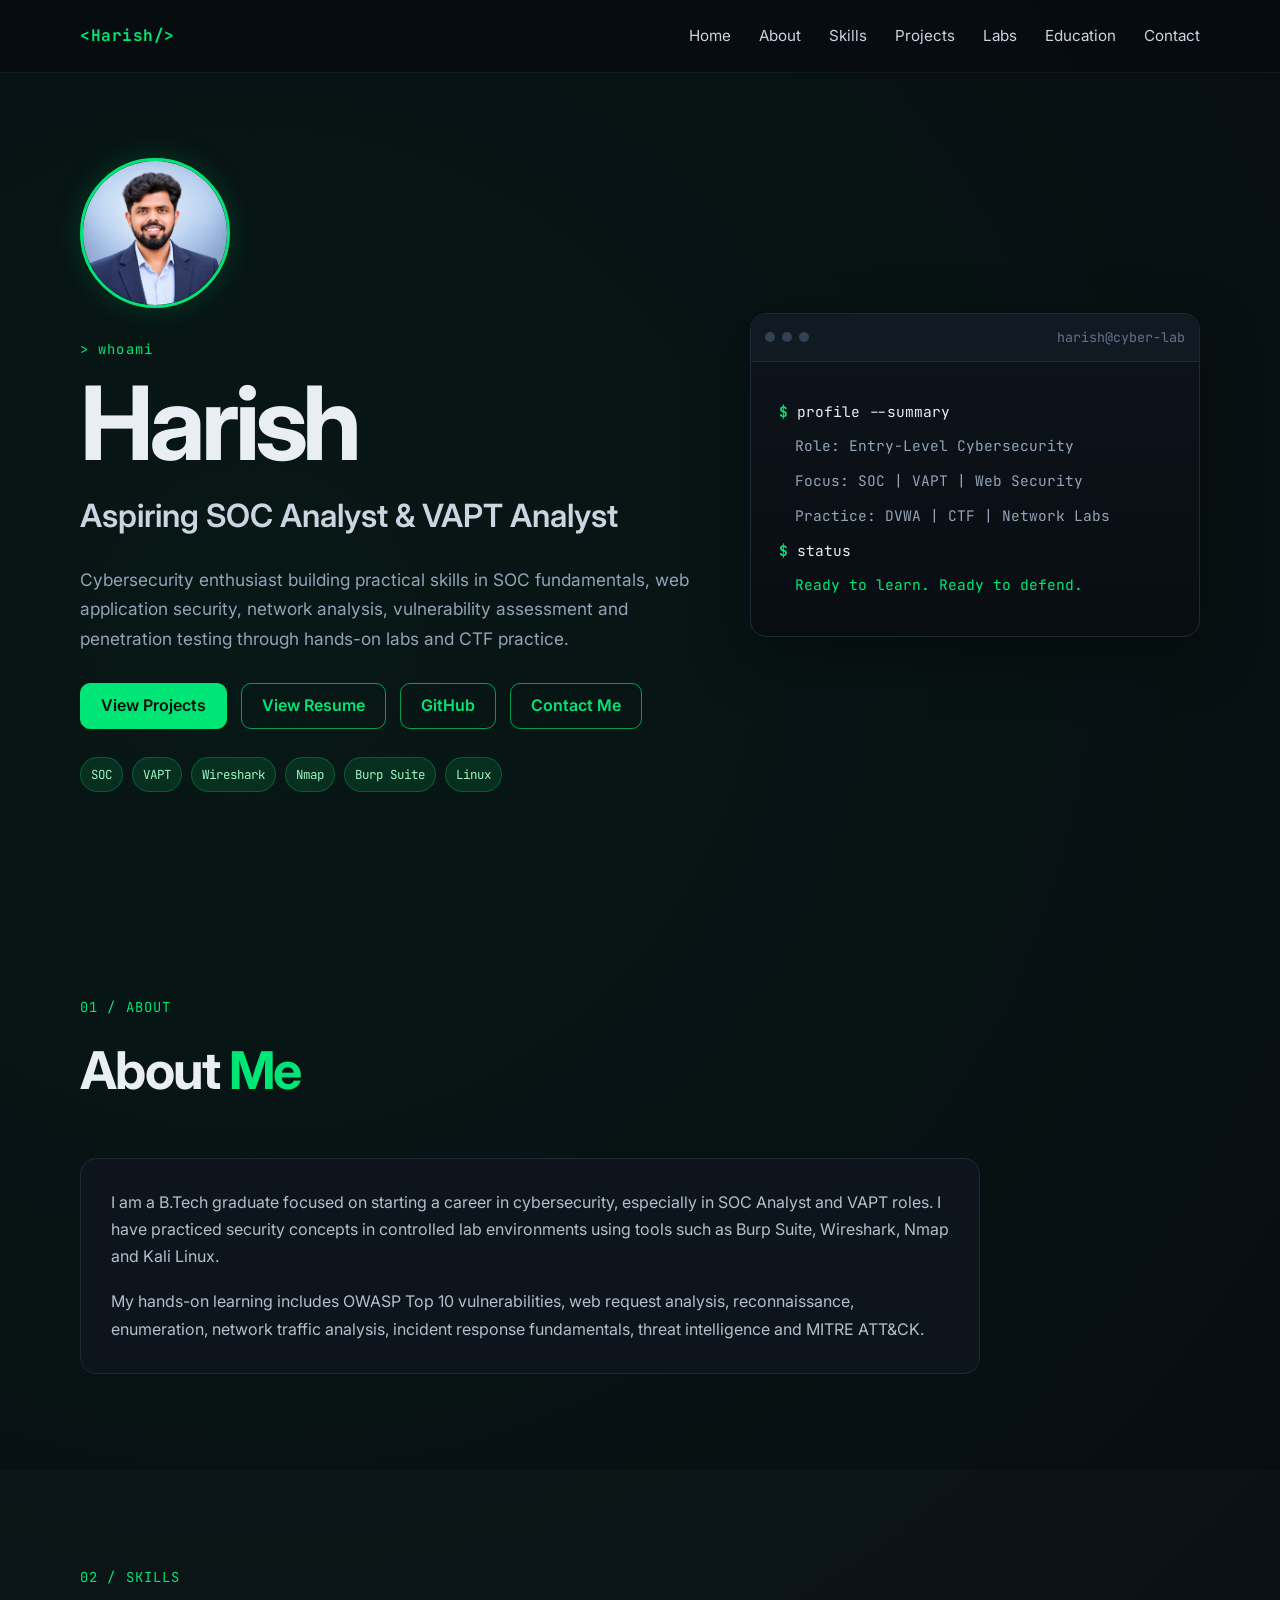
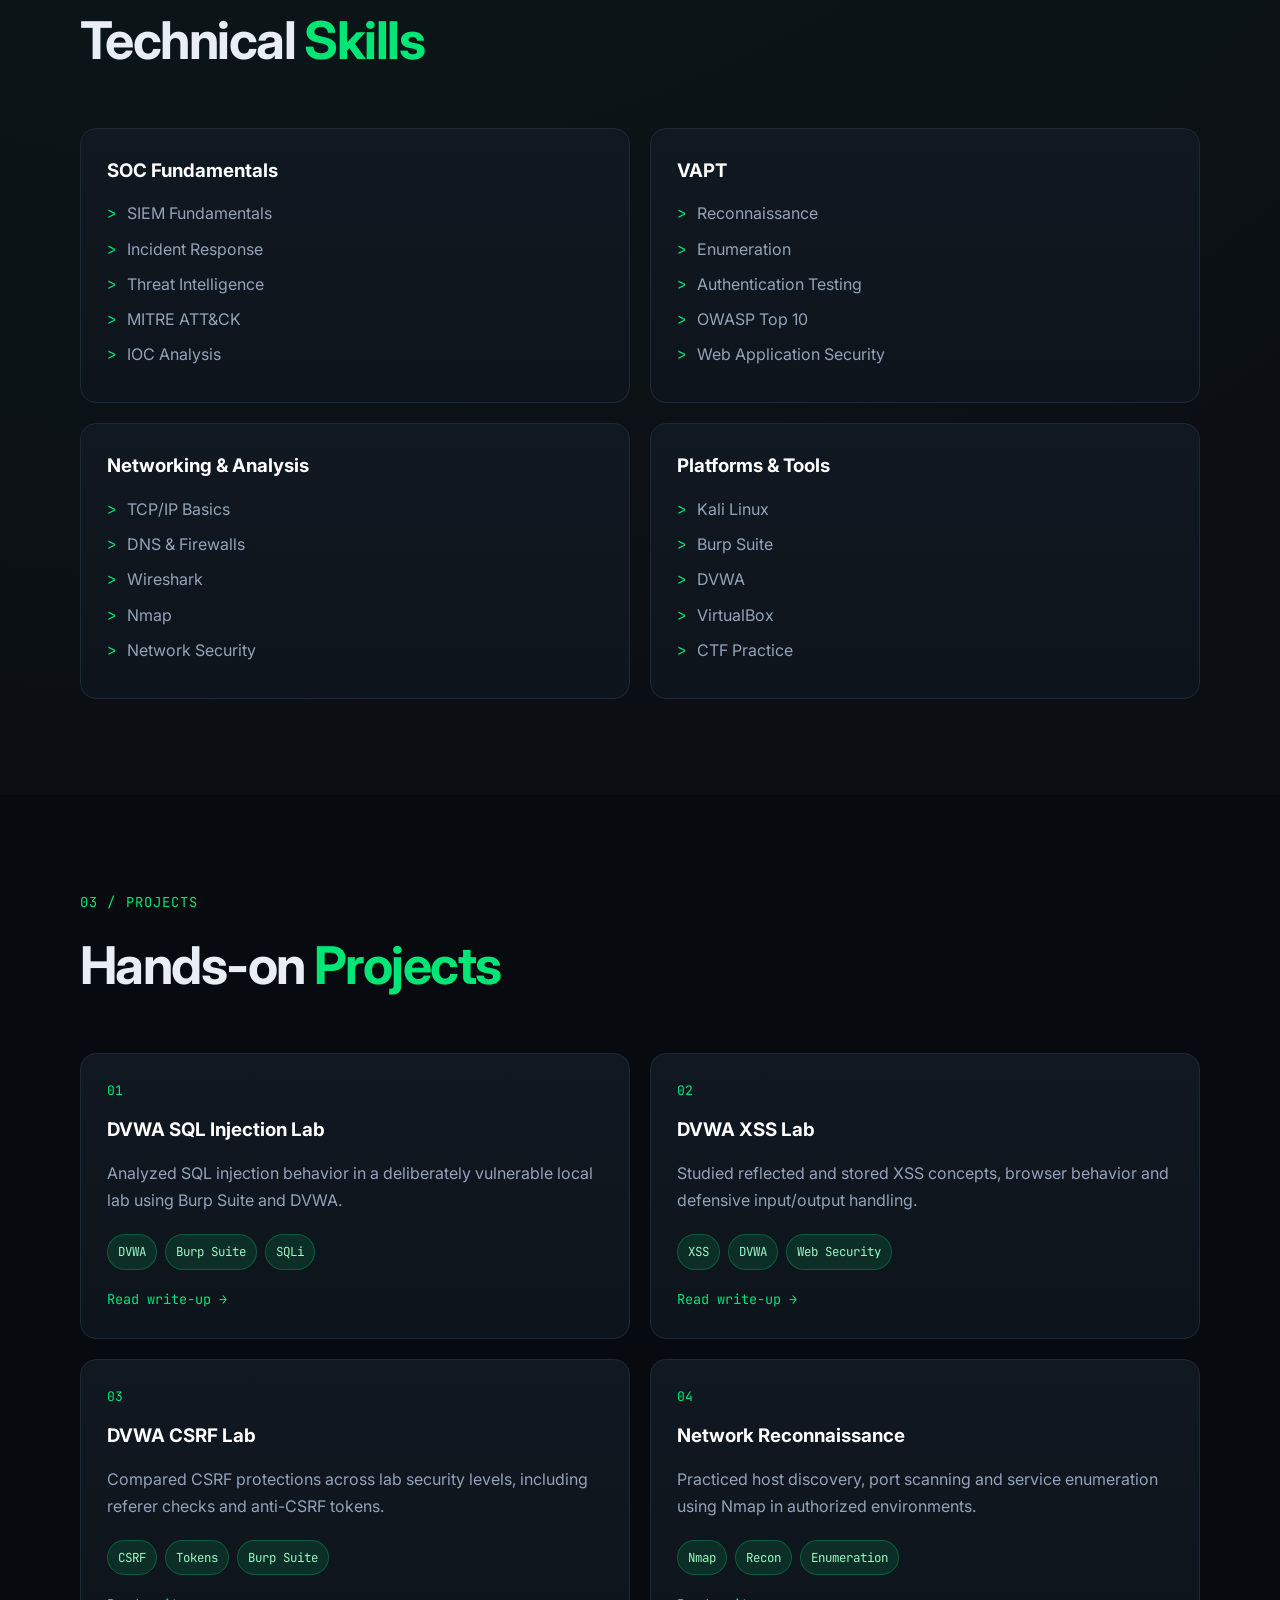
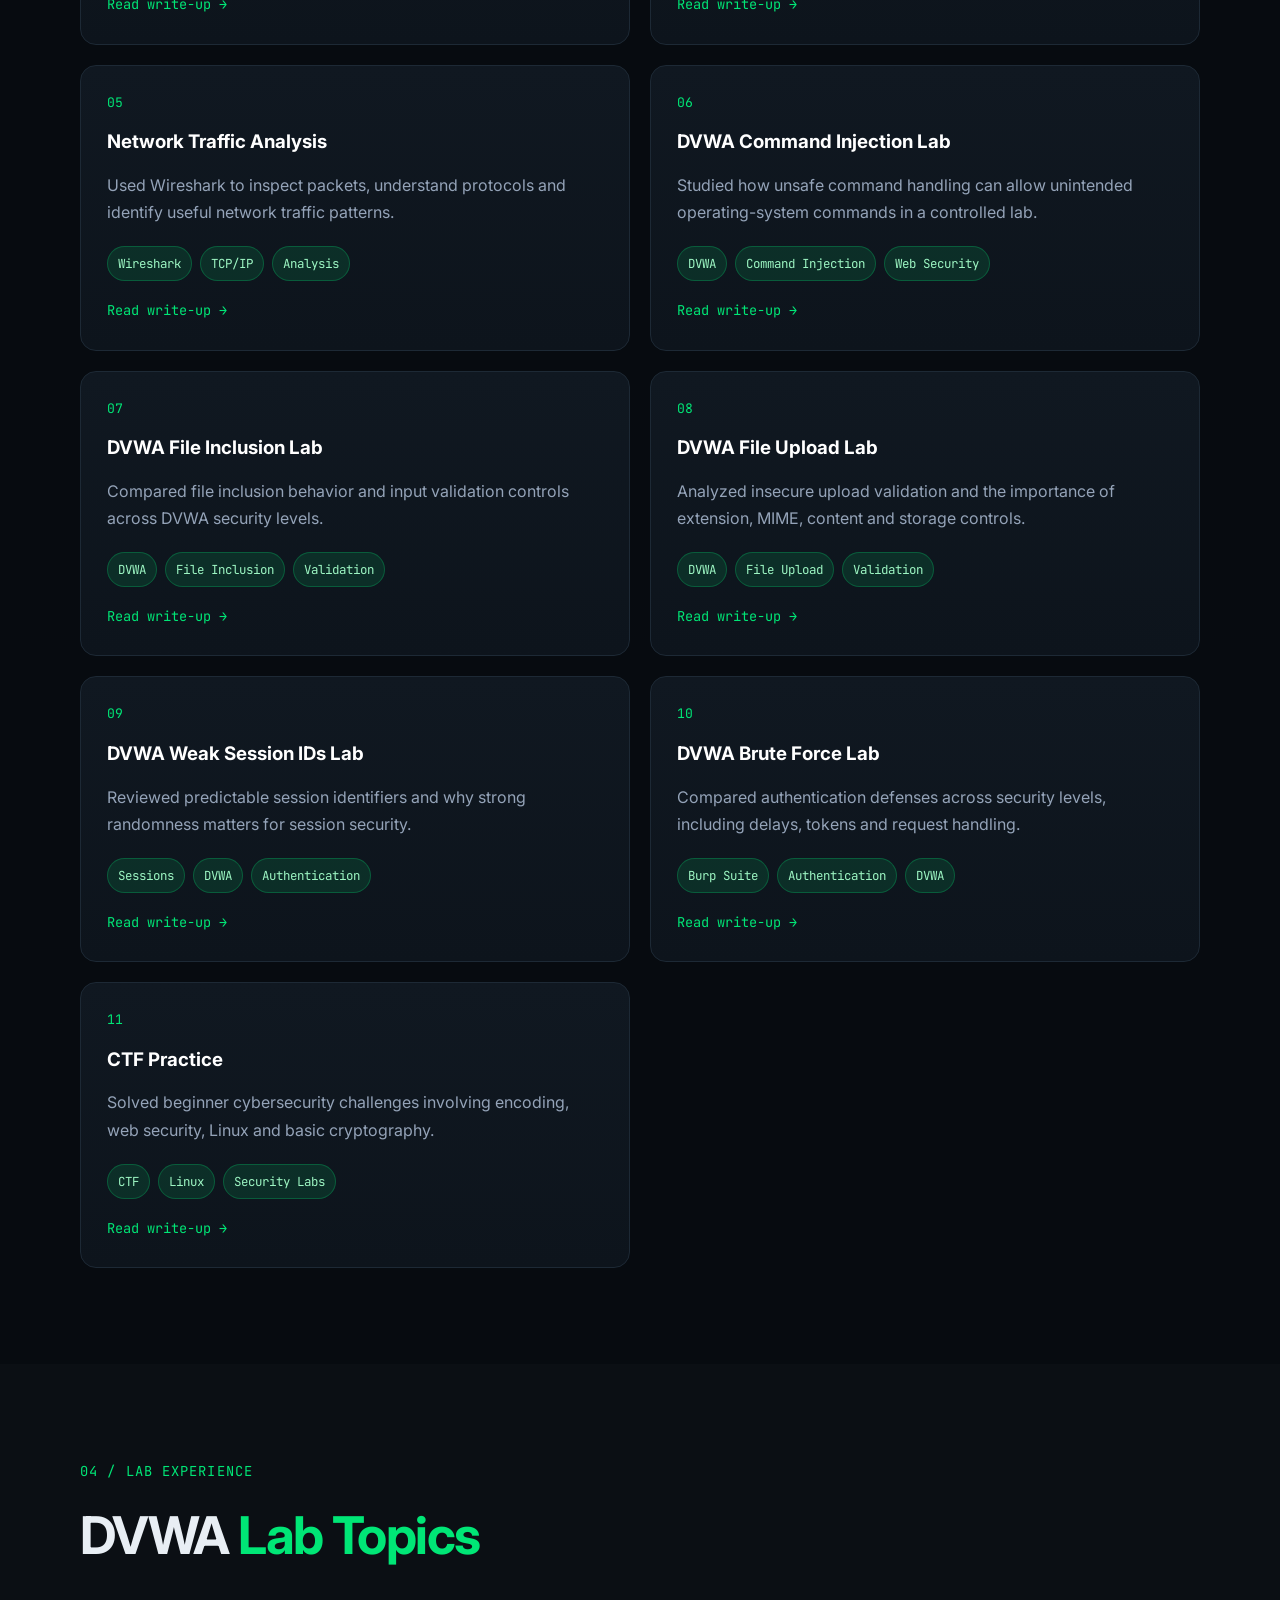
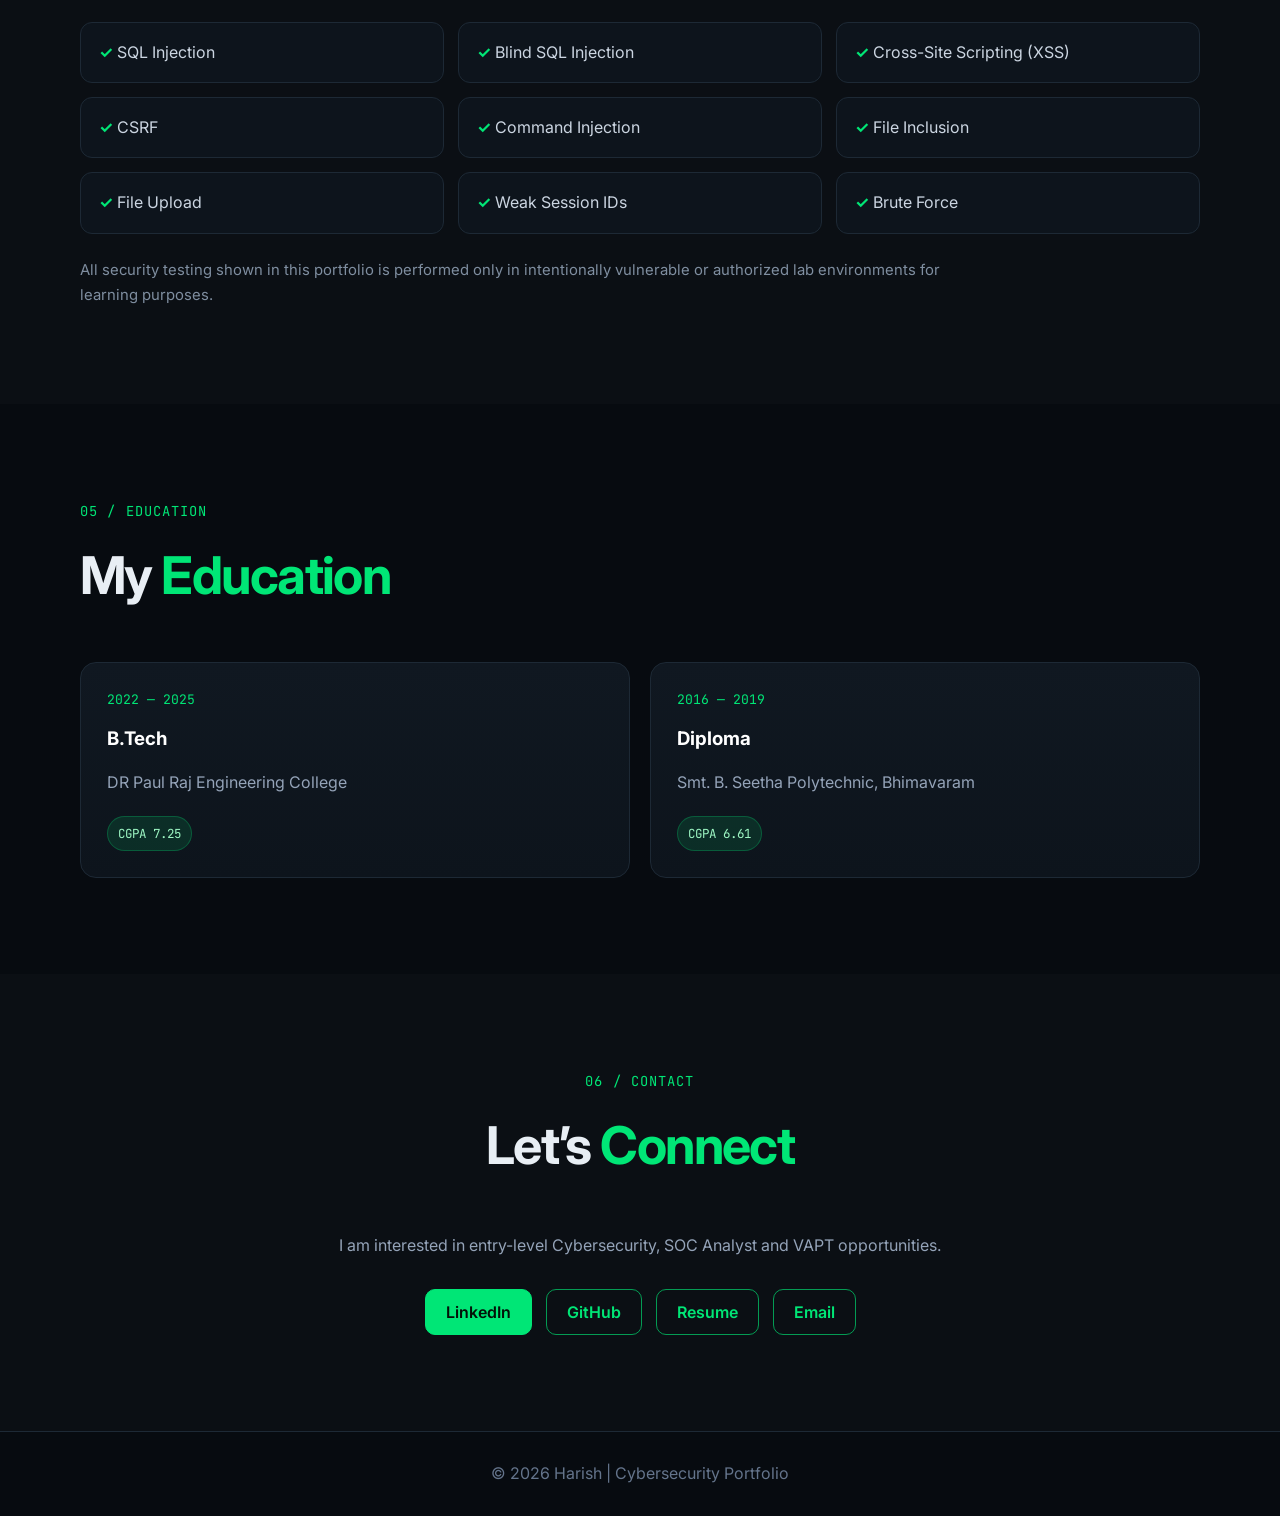
<file: index.html>
<!DOCTYPE html>
<html lang="en">
<head>
  <meta charset="UTF-8" />
  <meta name="viewport" content="width=device-width, initial-scale=1.0" />
  <meta name="description" content="Harish Cybersecurity Portfolio - Aspiring SOC Analyst and VAPT Analyst" />
  <title>Harish | Cybersecurity Portfolio</title>
  <link rel="stylesheet" href="style.css" />
</head>
<body>
  <header class="site-header">
    <nav class="navbar container">
      <a href="#home" class="logo">&lt;Harish/&gt;</a>
      <button class="menu-toggle" id="menuToggle" aria-label="Toggle navigation">☰</button>
      <ul class="nav-links" id="navLinks">
        <li><a href="#home">Home</a></li>
        <li><a href="#about">About</a></li>
        <li><a href="#skills">Skills</a></li>
        <li><a href="#projects">Projects</a></li>
        <li><a href="#labs">Labs</a></li>
        <li><a href="#education">Education</a></li>
        <li><a href="#contact">Contact</a></li>
      </ul>
    </nav>
  </header>

  <main>
    <section class="hero" id="home">
      <div class="hero-grid container">
        <div class="hero-copy">
          <div class="profile-wrap">
            <img src="profile.png" alt="Harish profile photo" class="profile-photo">
          </div>
          <p class="eyebrow">&gt; whoami</p>
          <h1>Harish</h1>
          <h2>Aspiring SOC Analyst & VAPT Analyst</h2>
          <p class="hero-text">
            Cybersecurity enthusiast building practical skills in SOC fundamentals,
            web application security, network analysis, vulnerability assessment and
            penetration testing through hands-on labs and CTF practice.
          </p>
          <div class="hero-actions">
            <a href="#projects" class="btn btn-primary">View Projects</a>
            <a href="resume.pdf" class="btn" target="_blank" rel="noopener">View Resume</a>
            <a href="https://github.com/harish-mamidisetty" class="btn" target="_blank" rel="noopener">GitHub</a>
            <a href="#contact" class="btn">Contact Me</a>
          </div>
          <div class="quick-tags" aria-label="Core skills">
            <span>SOC</span><span>VAPT</span><span>Wireshark</span>
            <span>Nmap</span><span>Burp Suite</span><span>Linux</span>
          </div>
        </div>

        <div class="terminal-card">
          <div class="terminal-top">
            <span></span><span></span><span></span>
            <small>harish@cyber-lab</small>
          </div>
          <div class="terminal-body">
            <p><b>$</b> profile --summary</p>
            <p class="terminal-output">Role: Entry-Level Cybersecurity</p>
            <p class="terminal-output">Focus: SOC | VAPT | Web Security</p>
            <p class="terminal-output">Practice: DVWA | CTF | Network Labs</p>
            <p><b>$</b> status</p>
            <p class="terminal-success">Ready to learn. Ready to defend.</p>
          </div>
        </div>
      </div>
    </section>

    <section id="about" class="section">
      <div class="container">
        <p class="section-kicker">01 / ABOUT</p>
        <h2 class="section-title">About <span>Me</span></h2>
        <div class="about-card">
          <p>I am a B.Tech graduate focused on starting a career in cybersecurity, especially in SOC Analyst and VAPT roles. I have practiced security concepts in controlled lab environments using tools such as Burp Suite, Wireshark, Nmap and Kali Linux.</p>
          <p>My hands-on learning includes OWASP Top 10 vulnerabilities, web request analysis, reconnaissance, enumeration, network traffic analysis, incident response fundamentals, threat intelligence and MITRE ATT&CK.</p>
        </div>
      </div>
    </section>

    <section id="skills" class="section section-alt">
      <div class="container">
        <p class="section-kicker">02 / SKILLS</p>
        <h2 class="section-title">Technical <span>Skills</span></h2>
        <div class="card-grid">
          <article class="skill-card"><h3>SOC Fundamentals</h3><ul><li>SIEM Fundamentals</li><li>Incident Response</li><li>Threat Intelligence</li><li>MITRE ATT&CK</li><li>IOC Analysis</li></ul></article>
          <article class="skill-card"><h3>VAPT</h3><ul><li>Reconnaissance</li><li>Enumeration</li><li>Authentication Testing</li><li>OWASP Top 10</li><li>Web Application Security</li></ul></article>
          <article class="skill-card"><h3>Networking & Analysis</h3><ul><li>TCP/IP Basics</li><li>DNS & Firewalls</li><li>Wireshark</li><li>Nmap</li><li>Network Security</li></ul></article>
          <article class="skill-card"><h3>Platforms & Tools</h3><ul><li>Kali Linux</li><li>Burp Suite</li><li>DVWA</li><li>VirtualBox</li><li>CTF Practice</li></ul></article>
        </div>
      </div>
    </section>

    <section id="projects" class="section">
      <div class="container">
        <p class="section-kicker">03 / PROJECTS</p>
        <h2 class="section-title">Hands-on <span>Projects</span></h2>
        <div class="project-grid">

          <a href="dvwa-sql-injection.html" class="project-link">
            <article class="project-card">
              <div class="project-number">01</div>
              <h3>DVWA SQL Injection Lab</h3>
              <p>Analyzed SQL injection behavior in a deliberately vulnerable local lab using Burp Suite and DVWA.</p>
              <div class="chips"><span>DVWA</span><span>Burp Suite</span><span>SQLi</span></div>
              <span class="read-more">Read write-up →</span>
            </article>
          </a>

          <a href="dvwa-xss.html" class="project-link">
            <article class="project-card">
              <div class="project-number">02</div>
              <h3>DVWA XSS Lab</h3>
              <p>Studied reflected and stored XSS concepts, browser behavior and defensive input/output handling.</p>
              <div class="chips"><span>XSS</span><span>DVWA</span><span>Web Security</span></div>
              <span class="read-more">Read write-up →</span>
            </article>
          </a>

          <a href="dvwa-csrf.html" class="project-link">
            <article class="project-card">
              <div class="project-number">03</div>
              <h3>DVWA CSRF Lab</h3>
              <p>Compared CSRF protections across lab security levels, including referer checks and anti-CSRF tokens.</p>
              <div class="chips"><span>CSRF</span><span>Tokens</span><span>Burp Suite</span></div>
              <span class="read-more">Read write-up →</span>
            </article>
          </a>

          <a href="nmap-recon.html" class="project-link">
            <article class="project-card">
              <div class="project-number">04</div>
              <h3>Network Reconnaissance</h3>
              <p>Practiced host discovery, port scanning and service enumeration using Nmap in authorized environments.</p>
              <div class="chips"><span>Nmap</span><span>Recon</span><span>Enumeration</span></div>
              <span class="read-more">Read write-up →</span>
            </article>
          </a>

          <a href="wireshark-analysis.html" class="project-link">
            <article class="project-card">
              <div class="project-number">05</div>
              <h3>Network Traffic Analysis</h3>
              <p>Used Wireshark to inspect packets, understand protocols and identify useful network traffic patterns.</p>
              <div class="chips"><span>Wireshark</span><span>TCP/IP</span><span>Analysis</span></div>
              <span class="read-more">Read write-up →</span>
            </article>
          </a>

          <a href="dvwa-command-injection.html" class="project-link">
            <article class="project-card">
              <div class="project-number">06</div>
              <h3>DVWA Command Injection Lab</h3>
              <p>Studied how unsafe command handling can allow unintended operating-system commands in a controlled lab.</p>
              <div class="chips"><span>DVWA</span><span>Command Injection</span><span>Web Security</span></div>
              <span class="read-more">Read write-up →</span>
            </article>
          </a>

          <a href="dvwa-file-inclusion.html" class="project-link">
            <article class="project-card">
              <div class="project-number">07</div>
              <h3>DVWA File Inclusion Lab</h3>
              <p>Compared file inclusion behavior and input validation controls across DVWA security levels.</p>
              <div class="chips"><span>DVWA</span><span>File Inclusion</span><span>Validation</span></div>
              <span class="read-more">Read write-up →</span>
            </article>
          </a>

          <a href="dvwa-file-upload.html" class="project-link">
            <article class="project-card">
              <div class="project-number">08</div>
              <h3>DVWA File Upload Lab</h3>
              <p>Analyzed insecure upload validation and the importance of extension, MIME, content and storage controls.</p>
              <div class="chips"><span>DVWA</span><span>File Upload</span><span>Validation</span></div>
              <span class="read-more">Read write-up →</span>
            </article>
          </a>

          <a href="dvwa-weak-session-ids.html" class="project-link">
            <article class="project-card">
              <div class="project-number">09</div>
              <h3>DVWA Weak Session IDs Lab</h3>
              <p>Reviewed predictable session identifiers and why strong randomness matters for session security.</p>
              <div class="chips"><span>Sessions</span><span>DVWA</span><span>Authentication</span></div>
              <span class="read-more">Read write-up →</span>
            </article>
          </a>

          <a href="dvwa-brute-force.html" class="project-link">
            <article class="project-card">
              <div class="project-number">10</div>
              <h3>DVWA Brute Force Lab</h3>
              <p>Compared authentication defenses across security levels, including delays, tokens and request handling.</p>
              <div class="chips"><span>Burp Suite</span><span>Authentication</span><span>DVWA</span></div>
              <span class="read-more">Read write-up →</span>
            </article>
          </a>

          <a href="ctf-practice.html" class="project-link">
            <article class="project-card">
              <div class="project-number">11</div>
              <h3>CTF Practice</h3>
              <p>Solved beginner cybersecurity challenges involving encoding, web security, Linux and basic cryptography.</p>
              <div class="chips"><span>CTF</span><span>Linux</span><span>Security Labs</span></div>
              <span class="read-more">Read write-up →</span>
            </article>
          </a>
        </div>
      </div>
    </section>

    <section id="labs" class="section section-alt">
      <div class="container">
        <p class="section-kicker">04 / LAB EXPERIENCE</p>
        <h2 class="section-title">DVWA <span>Lab Topics</span></h2>
        <div class="lab-list">
          <div>SQL Injection</div><div>Blind SQL Injection</div><div>Cross-Site Scripting (XSS)</div>
          <div>CSRF</div><div>Command Injection</div><div>File Inclusion</div>
          <div>File Upload</div><div>Weak Session IDs</div><div>Brute Force</div>
        </div>
        <p class="lab-note">All security testing shown in this portfolio is performed only in intentionally vulnerable or authorized lab environments for learning purposes.</p>
      </div>
    </section>

    <section id="education" class="section">
      <div class="container">
        <p class="section-kicker">05 / EDUCATION</p>
        <h2 class="section-title">My <span>Education</span></h2>
        <div class="project-grid">
          <article class="project-card"><div class="project-number">2022 — 2025</div><h3>B.Tech</h3><p>DR Paul Raj Engineering College</p><div class="chips"><span>CGPA 7.25</span></div></article>
          <article class="project-card"><div class="project-number">2016 — 2019</div><h3>Diploma</h3><p>Smt. B. Seetha Polytechnic, Bhimavaram</p><div class="chips"><span>CGPA 6.61</span></div></article>
        </div>
      </div>
    </section>

    <section id="contact" class="section section-alt">
      <div class="container contact-wrap">
        <p class="section-kicker">06 / CONTACT</p>
        <h2 class="section-title">Let’s <span>Connect</span></h2>
        <p class="contact-text">I am interested in entry-level Cybersecurity, SOC Analyst and VAPT opportunities.</p>
        <div class="contact-actions">
          <a class="btn btn-primary" href="https://www.linkedin.com/in/harish-mamidisetty-918275190/" target="_blank" rel="noopener">LinkedIn</a>
          <a class="btn" href="https://github.com/harish-mamidisetty" target="_blank" rel="noopener">GitHub</a>
          <a class="btn" href="resume.pdf" target="_blank" rel="noopener">Resume</a>
          <a class="btn" href="mailto:harishsetty2000@gmail.com">Email</a>
        </div>
      </div>
    </section>
  </main>

  <footer><div class="container"><p>© 2026 Harish | Cybersecurity Portfolio</p></div></footer>
  <script src="script.js"></script>
</body>
</html>
</file>
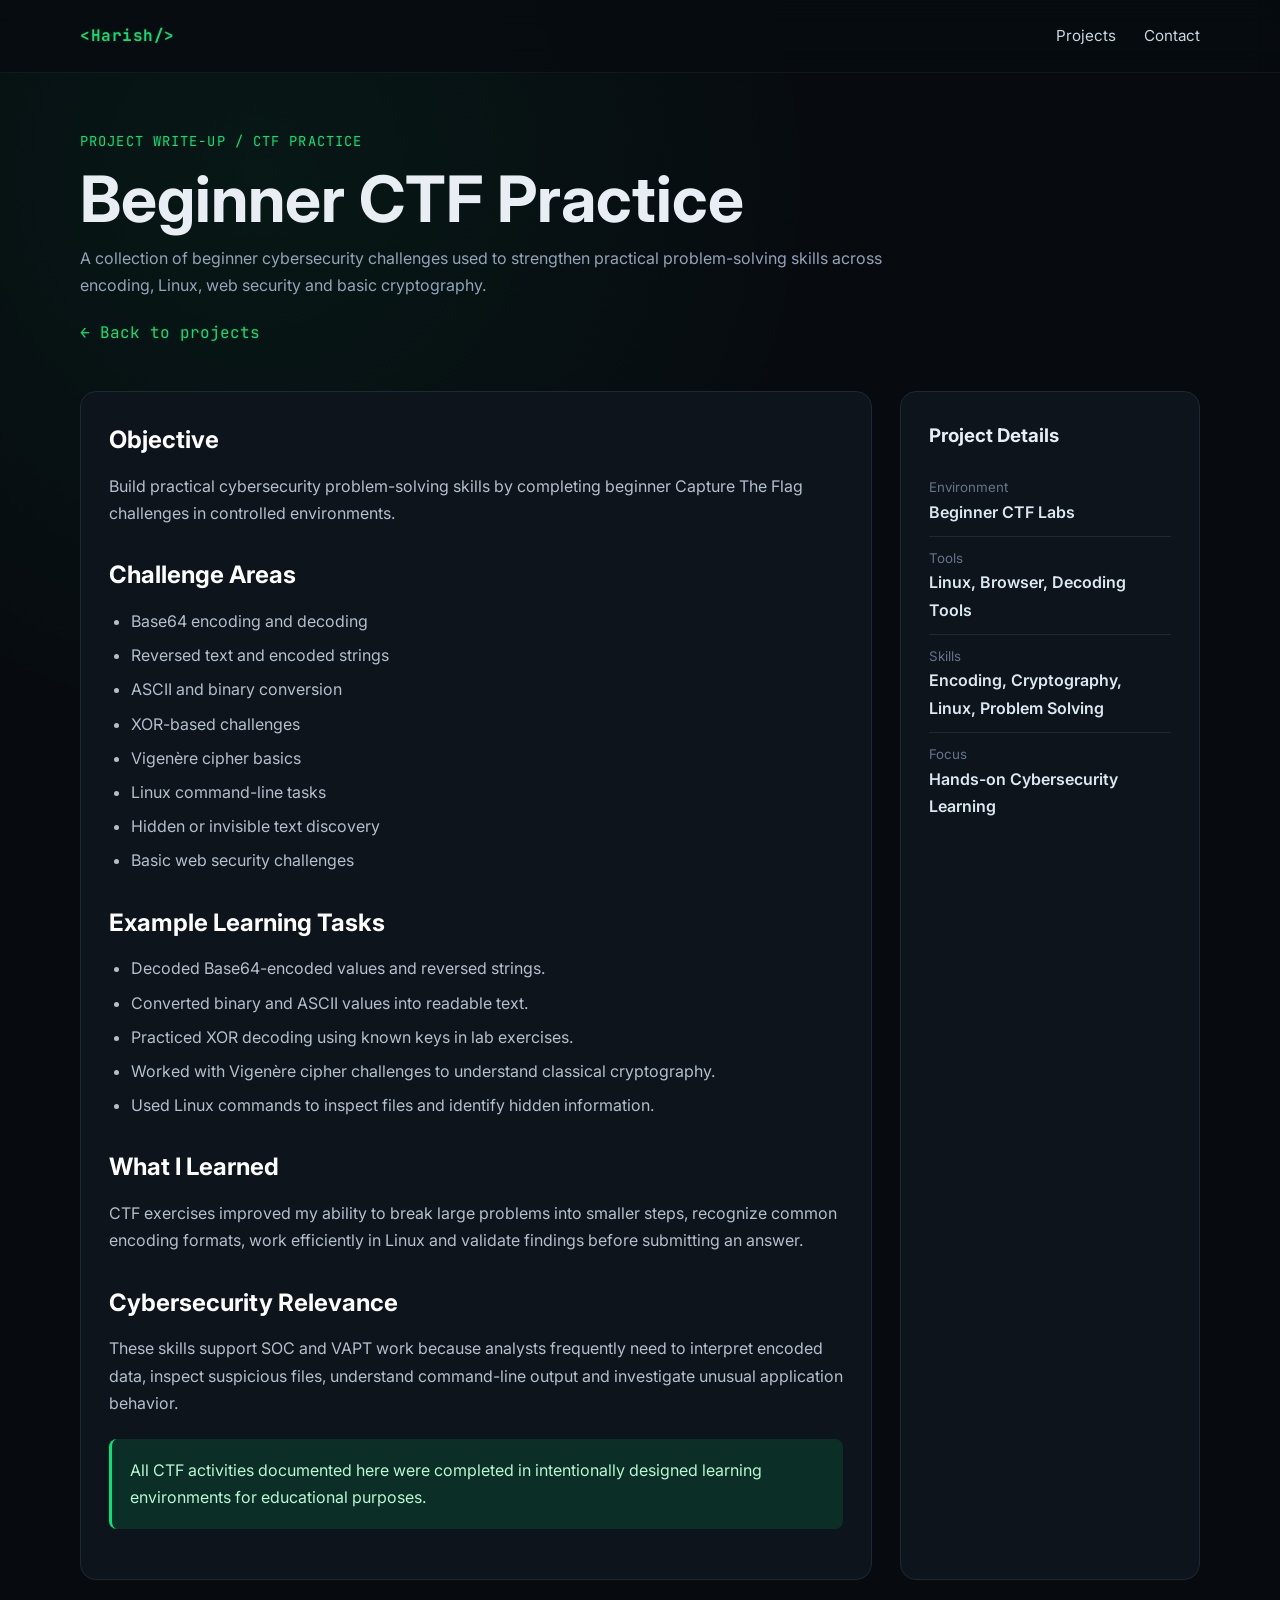
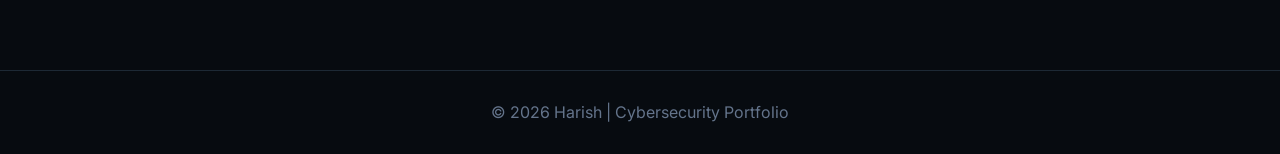
<file: ctf-practice.html>
<!DOCTYPE html>
<html lang="en">
<head>
  <meta charset="UTF-8" />
  <meta name="viewport" content="width=device-width, initial-scale=1.0" />
  <title>CTF Practice | Harish Cybersecurity Portfolio</title>
  <link rel="stylesheet" href="style.css" />
</head>
<body>
  <header class="site-header">
    <nav class="navbar container">
      <a href="index.html" class="logo">&lt;Harish/&gt;</a>
      <ul class="nav-links">
        <li><a href="index.html#projects">Projects</a></li>
        <li><a href="index.html#contact">Contact</a></li>
      </ul>
    </nav>
  </header>

  <main>
    <section class="writeup-hero">
      <div class="container">
        <p class="section-kicker">PROJECT WRITE-UP / CTF PRACTICE</p>
        <h1>Beginner CTF Practice</h1>
        <p class="writeup-subtitle">
          A collection of beginner cybersecurity challenges used to strengthen practical
          problem-solving skills across encoding, Linux, web security and basic cryptography.
        </p>
        <a href="index.html#projects" class="back-link">← Back to projects</a>
      </div>
    </section>

    <section class="container writeup-layout">
      <article class="writeup-content">
        <h2>Objective</h2>
        <p>
          Build practical cybersecurity problem-solving skills by completing beginner
          Capture The Flag challenges in controlled environments.
        </p>

        <h2>Challenge Areas</h2>
        <ul>
          <li>Base64 encoding and decoding</li>
          <li>Reversed text and encoded strings</li>
          <li>ASCII and binary conversion</li>
          <li>XOR-based challenges</li>
          <li>Vigenère cipher basics</li>
          <li>Linux command-line tasks</li>
          <li>Hidden or invisible text discovery</li>
          <li>Basic web security challenges</li>
        </ul>

        <h2>Example Learning Tasks</h2>
        <ul>
          <li>Decoded Base64-encoded values and reversed strings.</li>
          <li>Converted binary and ASCII values into readable text.</li>
          <li>Practiced XOR decoding using known keys in lab exercises.</li>
          <li>Worked with Vigenère cipher challenges to understand classical cryptography.</li>
          <li>Used Linux commands to inspect files and identify hidden information.</li>
        </ul>

        <h2>What I Learned</h2>
        <p>
          CTF exercises improved my ability to break large problems into smaller steps,
          recognize common encoding formats, work efficiently in Linux and validate
          findings before submitting an answer.
        </p>

        <h2>Cybersecurity Relevance</h2>
        <p>
          These skills support SOC and VAPT work because analysts frequently need to
          interpret encoded data, inspect suspicious files, understand command-line
          output and investigate unusual application behavior.
        </p>

        <div class="callout">
          All CTF activities documented here were completed in intentionally designed
          learning environments for educational purposes.
        </div>
      </article>

      <aside class="writeup-side">
        <h3>Project Details</h3>
        <div class="meta-row"><small>Environment</small><strong>Beginner CTF Labs</strong></div>
        <div class="meta-row"><small>Tools</small><strong>Linux, Browser, Decoding Tools</strong></div>
        <div class="meta-row"><small>Skills</small><strong>Encoding, Cryptography, Linux, Problem Solving</strong></div>
        <div class="meta-row"><small>Focus</small><strong>Hands-on Cybersecurity Learning</strong></div>
      </aside>
    </section>
  </main>

  <footer>
    <div class="container">
      <p>© 2026 Harish | Cybersecurity Portfolio</p>
    </div>
  </footer>
</body>
</html>
</file>
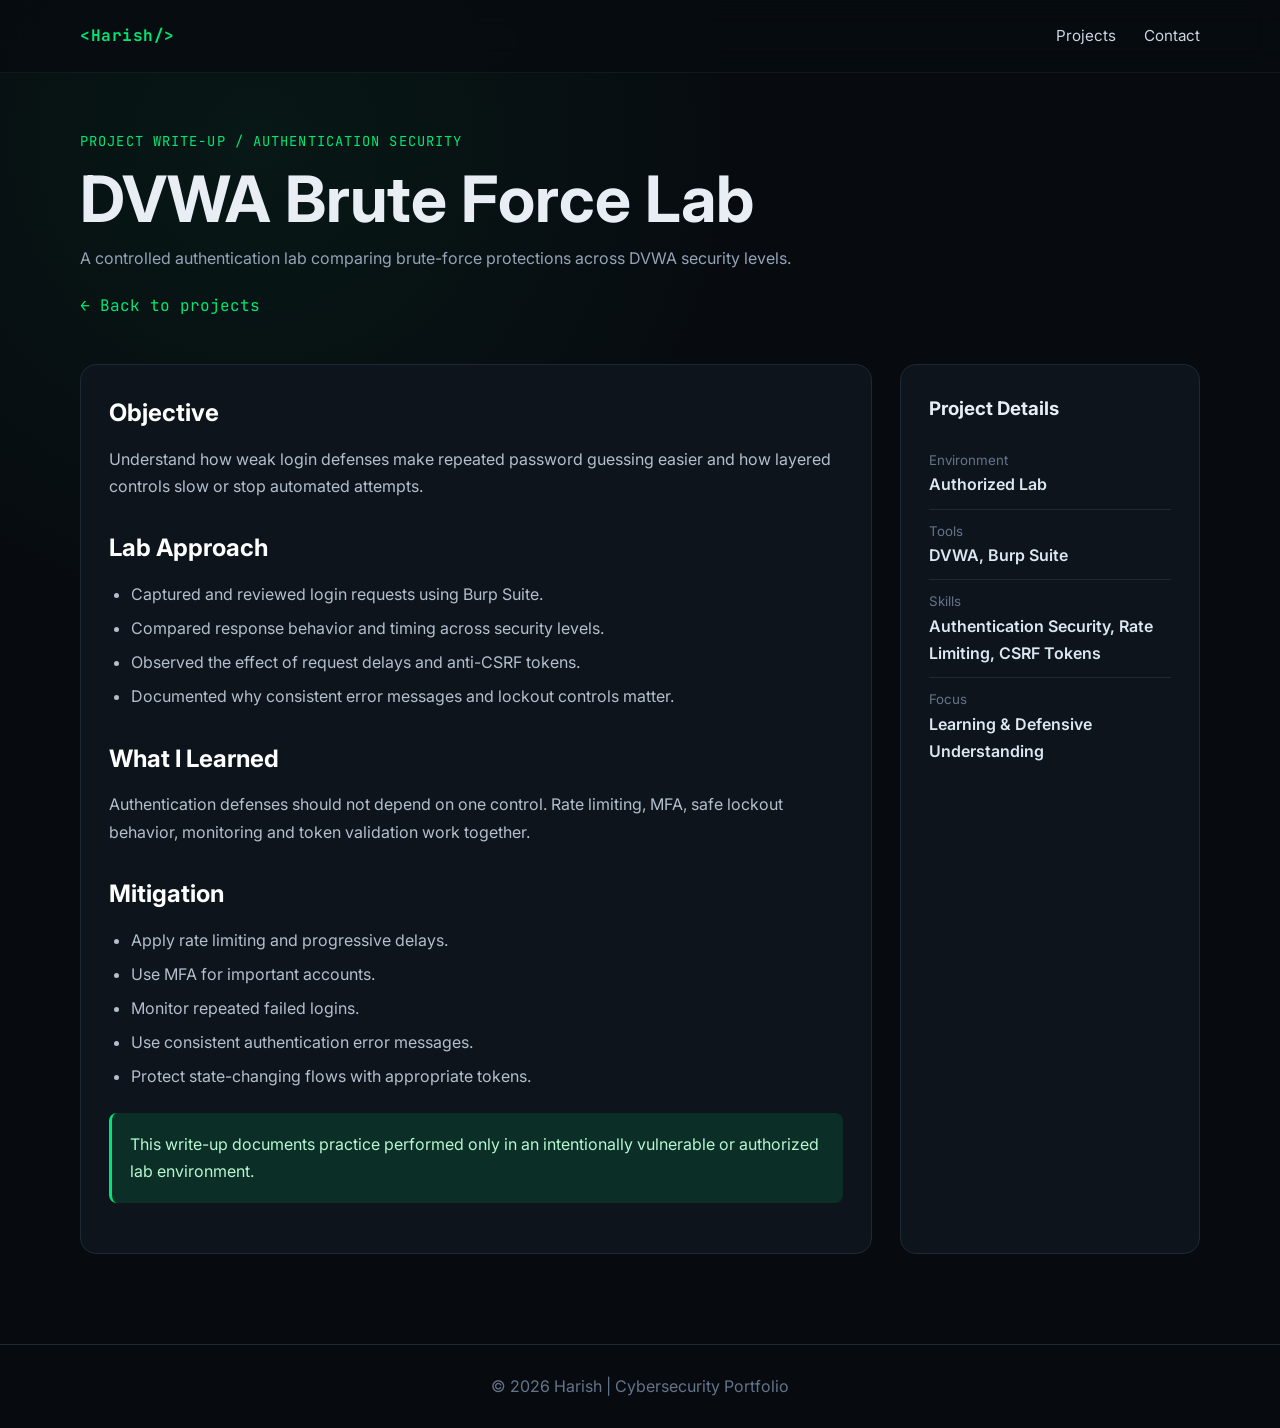
<file: dvwa-brute-force.html>
<!DOCTYPE html>
<html lang="en">
<head>
  <meta charset="UTF-8" />
  <meta name="viewport" content="width=device-width, initial-scale=1.0" />
  <title>DVWA Brute Force Lab | Harish Cybersecurity Portfolio</title>
  <link rel="stylesheet" href="style.css" />
</head>
<body>
  <header class="site-header">
    <nav class="navbar container">
      <a href="index.html" class="logo">&lt;Harish/&gt;</a>
      <ul class="nav-links">
        <li><a href="index.html#projects">Projects</a></li>
        <li><a href="index.html#contact">Contact</a></li>
      </ul>
    </nav>
  </header>

  <main>
    <section class="writeup-hero">
      <div class="container">
        <p class="section-kicker">PROJECT WRITE-UP / AUTHENTICATION SECURITY</p>
        <h1>DVWA Brute Force Lab</h1>
        <p class="writeup-subtitle">A controlled authentication lab comparing brute-force protections across DVWA security levels.</p>
        <a href="index.html#projects" class="back-link">← Back to projects</a>
      </div>
    </section>

    <section class="container writeup-layout">
      <article class="writeup-content">
        <h2>Objective</h2>
<p>Understand how weak login defenses make repeated password guessing easier and how layered controls slow or stop automated attempts.</p>
<h2>Lab Approach</h2>
<ul><li>Captured and reviewed login requests using Burp Suite.</li><li>Compared response behavior and timing across security levels.</li><li>Observed the effect of request delays and anti-CSRF tokens.</li><li>Documented why consistent error messages and lockout controls matter.</li></ul>
<h2>What I Learned</h2>
<p>Authentication defenses should not depend on one control. Rate limiting, MFA, safe lockout behavior, monitoring and token validation work together.</p>
<h2>Mitigation</h2>
<ul><li>Apply rate limiting and progressive delays.</li><li>Use MFA for important accounts.</li><li>Monitor repeated failed logins.</li><li>Use consistent authentication error messages.</li><li>Protect state-changing flows with appropriate tokens.</li></ul>
        <div class="callout">
          This write-up documents practice performed only in an intentionally vulnerable or authorized lab environment.
        </div>
      </article>

      <aside class="writeup-side">
        <h3>Project Details</h3>
        <div class="meta-row"><small>Environment</small><strong>Authorized Lab</strong></div>
        <div class="meta-row"><small>Tools</small><strong>DVWA, Burp Suite</strong></div>
        <div class="meta-row"><small>Skills</small><strong>Authentication Security, Rate Limiting, CSRF Tokens</strong></div>
        <div class="meta-row"><small>Focus</small><strong>Learning & Defensive Understanding</strong></div>
      </aside>
    </section>
  </main>

  <footer><div class="container"><p>© 2026 Harish | Cybersecurity Portfolio</p></div></footer>
</body>
</html>
</file>
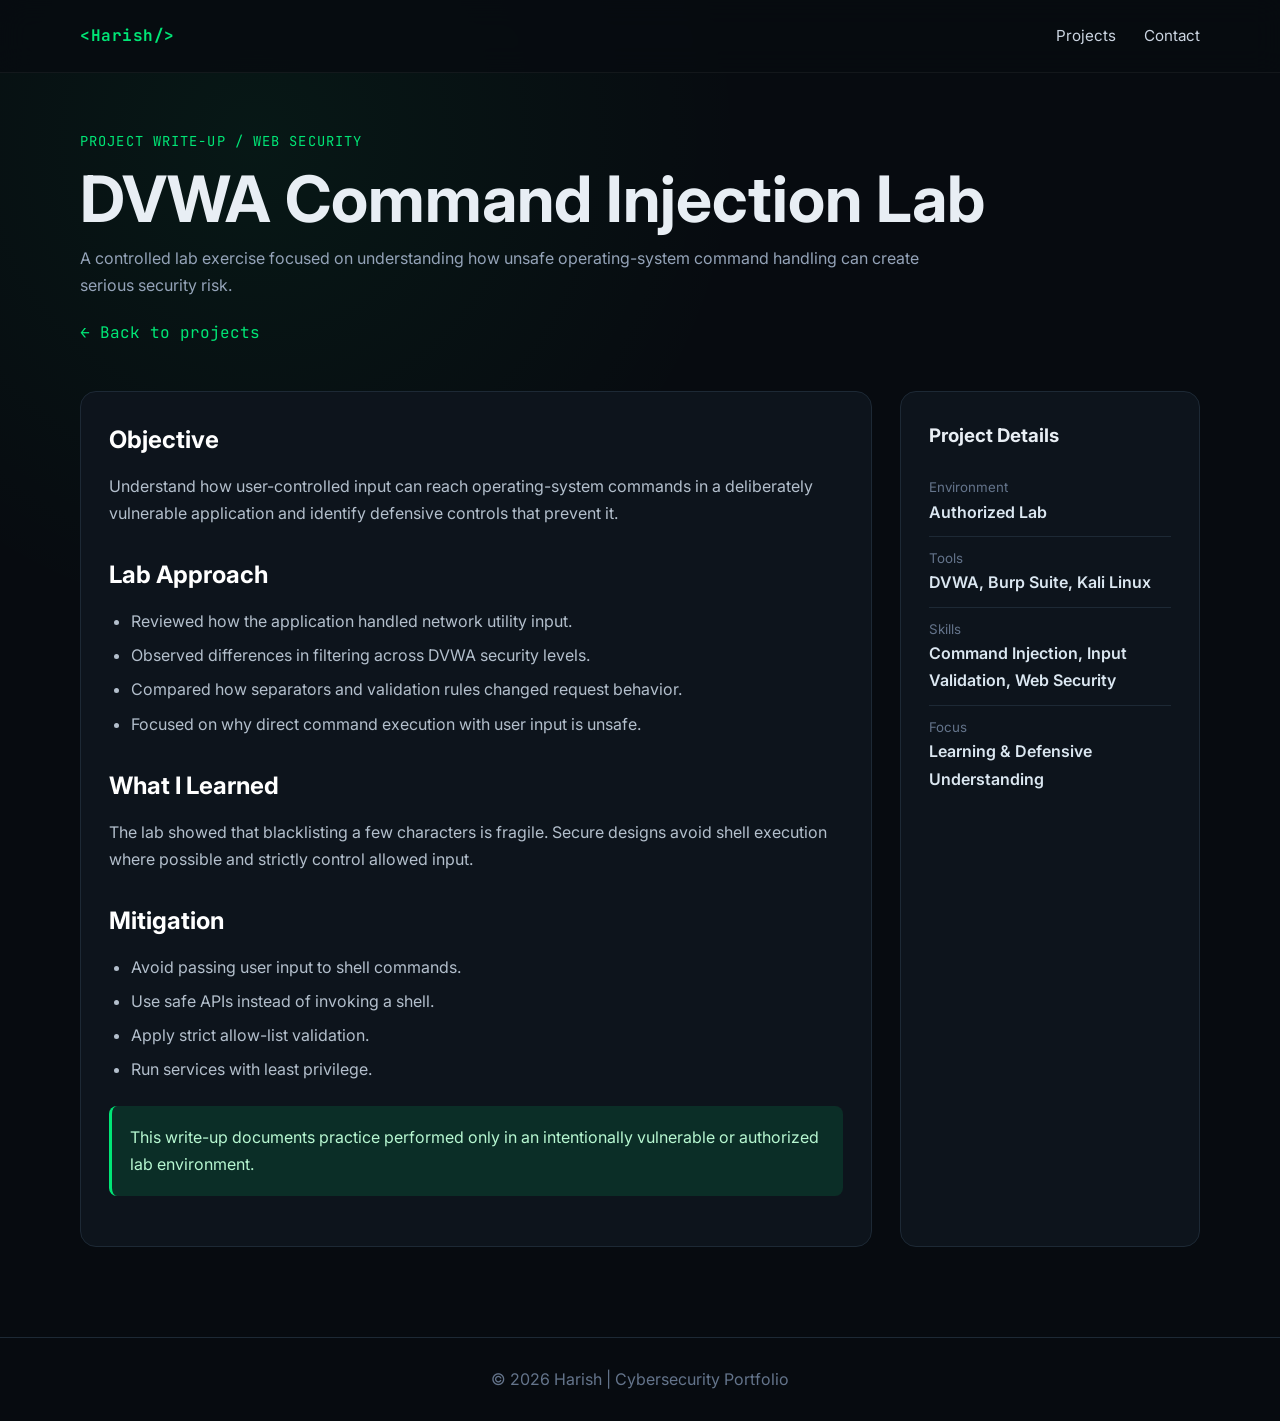
<file: dvwa-command-injection.html>
<!DOCTYPE html>
<html lang="en">
<head>
  <meta charset="UTF-8" />
  <meta name="viewport" content="width=device-width, initial-scale=1.0" />
  <title>DVWA Command Injection Lab | Harish Cybersecurity Portfolio</title>
  <link rel="stylesheet" href="style.css" />
</head>
<body>
  <header class="site-header">
    <nav class="navbar container">
      <a href="index.html" class="logo">&lt;Harish/&gt;</a>
      <ul class="nav-links">
        <li><a href="index.html#projects">Projects</a></li>
        <li><a href="index.html#contact">Contact</a></li>
      </ul>
    </nav>
  </header>

  <main>
    <section class="writeup-hero">
      <div class="container">
        <p class="section-kicker">PROJECT WRITE-UP / WEB SECURITY</p>
        <h1>DVWA Command Injection Lab</h1>
        <p class="writeup-subtitle">A controlled lab exercise focused on understanding how unsafe operating-system command handling can create serious security risk.</p>
        <a href="index.html#projects" class="back-link">← Back to projects</a>
      </div>
    </section>

    <section class="container writeup-layout">
      <article class="writeup-content">
        <h2>Objective</h2>
<p>Understand how user-controlled input can reach operating-system commands in a deliberately vulnerable application and identify defensive controls that prevent it.</p>
<h2>Lab Approach</h2>
<ul><li>Reviewed how the application handled network utility input.</li><li>Observed differences in filtering across DVWA security levels.</li><li>Compared how separators and validation rules changed request behavior.</li><li>Focused on why direct command execution with user input is unsafe.</li></ul>
<h2>What I Learned</h2>
<p>The lab showed that blacklisting a few characters is fragile. Secure designs avoid shell execution where possible and strictly control allowed input.</p>
<h2>Mitigation</h2>
<ul><li>Avoid passing user input to shell commands.</li><li>Use safe APIs instead of invoking a shell.</li><li>Apply strict allow-list validation.</li><li>Run services with least privilege.</li></ul>
        <div class="callout">
          This write-up documents practice performed only in an intentionally vulnerable or authorized lab environment.
        </div>
      </article>

      <aside class="writeup-side">
        <h3>Project Details</h3>
        <div class="meta-row"><small>Environment</small><strong>Authorized Lab</strong></div>
        <div class="meta-row"><small>Tools</small><strong>DVWA, Burp Suite, Kali Linux</strong></div>
        <div class="meta-row"><small>Skills</small><strong>Command Injection, Input Validation, Web Security</strong></div>
        <div class="meta-row"><small>Focus</small><strong>Learning & Defensive Understanding</strong></div>
      </aside>
    </section>
  </main>

  <footer><div class="container"><p>© 2026 Harish | Cybersecurity Portfolio</p></div></footer>
</body>
</html>
</file>
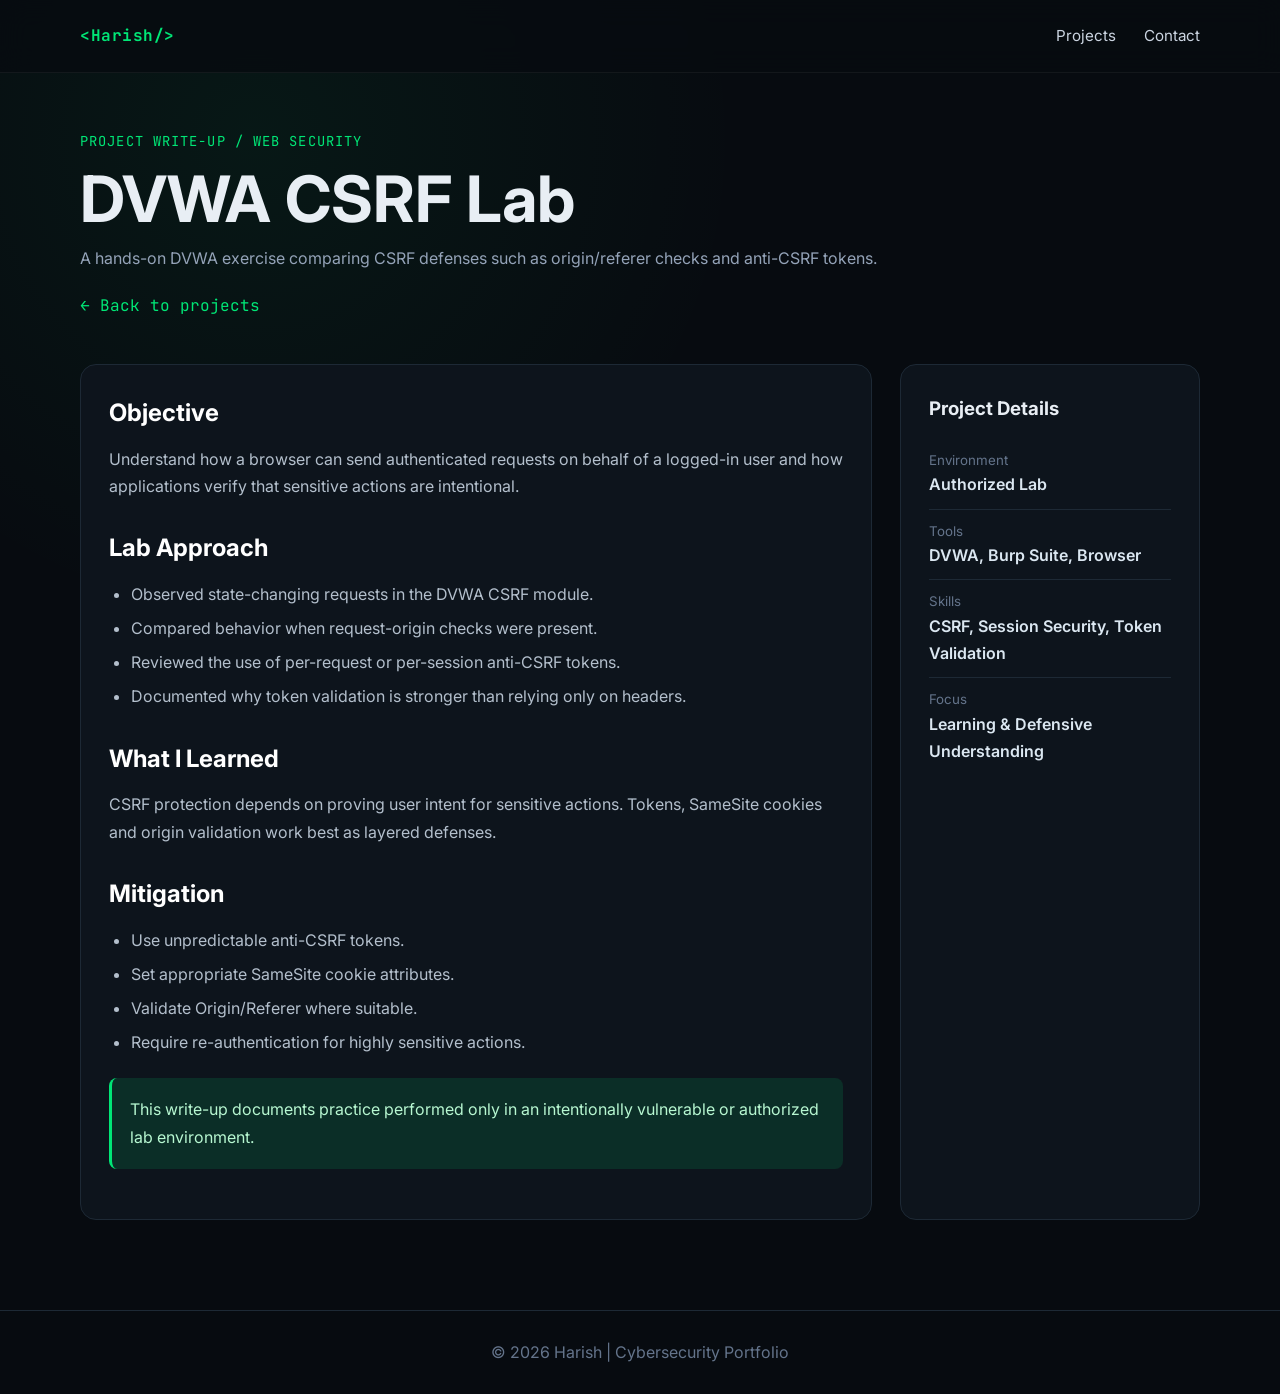
<file: dvwa-csrf.html>
<!DOCTYPE html>
<html lang="en">
<head>
  <meta charset="UTF-8" />
  <meta name="viewport" content="width=device-width, initial-scale=1.0" />
  <title>DVWA CSRF Lab | Harish Cybersecurity Portfolio</title>
  <link rel="stylesheet" href="style.css" />
</head>
<body>
  <header class="site-header">
    <nav class="navbar container">
      <a href="index.html" class="logo">&lt;Harish/&gt;</a>
      <ul class="nav-links">
        <li><a href="index.html#projects">Projects</a></li>
        <li><a href="index.html#contact">Contact</a></li>
      </ul>
    </nav>
  </header>

  <main>
    <section class="writeup-hero">
      <div class="container">
        <p class="section-kicker">PROJECT WRITE-UP / WEB SECURITY</p>
        <h1>DVWA CSRF Lab</h1>
        <p class="writeup-subtitle">A hands-on DVWA exercise comparing CSRF defenses such as origin/referer checks and anti-CSRF tokens.</p>
        <a href="index.html#projects" class="back-link">← Back to projects</a>
      </div>
    </section>

    <section class="container writeup-layout">
      <article class="writeup-content">
        <h2>Objective</h2>
<p>Understand how a browser can send authenticated requests on behalf of a logged-in user and how applications verify that sensitive actions are intentional.</p>
<h2>Lab Approach</h2>
<ul><li>Observed state-changing requests in the DVWA CSRF module.</li><li>Compared behavior when request-origin checks were present.</li><li>Reviewed the use of per-request or per-session anti-CSRF tokens.</li><li>Documented why token validation is stronger than relying only on headers.</li></ul>
<h2>What I Learned</h2>
<p>CSRF protection depends on proving user intent for sensitive actions. Tokens, SameSite cookies and origin validation work best as layered defenses.</p>
<h2>Mitigation</h2>
<ul><li>Use unpredictable anti-CSRF tokens.</li><li>Set appropriate SameSite cookie attributes.</li><li>Validate Origin/Referer where suitable.</li><li>Require re-authentication for highly sensitive actions.</li></ul>
        <div class="callout">
          This write-up documents practice performed only in an intentionally vulnerable or authorized lab environment.
        </div>
      </article>

      <aside class="writeup-side">
        <h3>Project Details</h3>
        <div class="meta-row"><small>Environment</small><strong>Authorized Lab</strong></div>
        <div class="meta-row"><small>Tools</small><strong>DVWA, Burp Suite, Browser</strong></div>
        <div class="meta-row"><small>Skills</small><strong>CSRF, Session Security, Token Validation</strong></div>
        <div class="meta-row"><small>Focus</small><strong>Learning & Defensive Understanding</strong></div>
      </aside>
    </section>
  </main>

  <footer><div class="container"><p>© 2026 Harish | Cybersecurity Portfolio</p></div></footer>
</body>
</html>
</file>
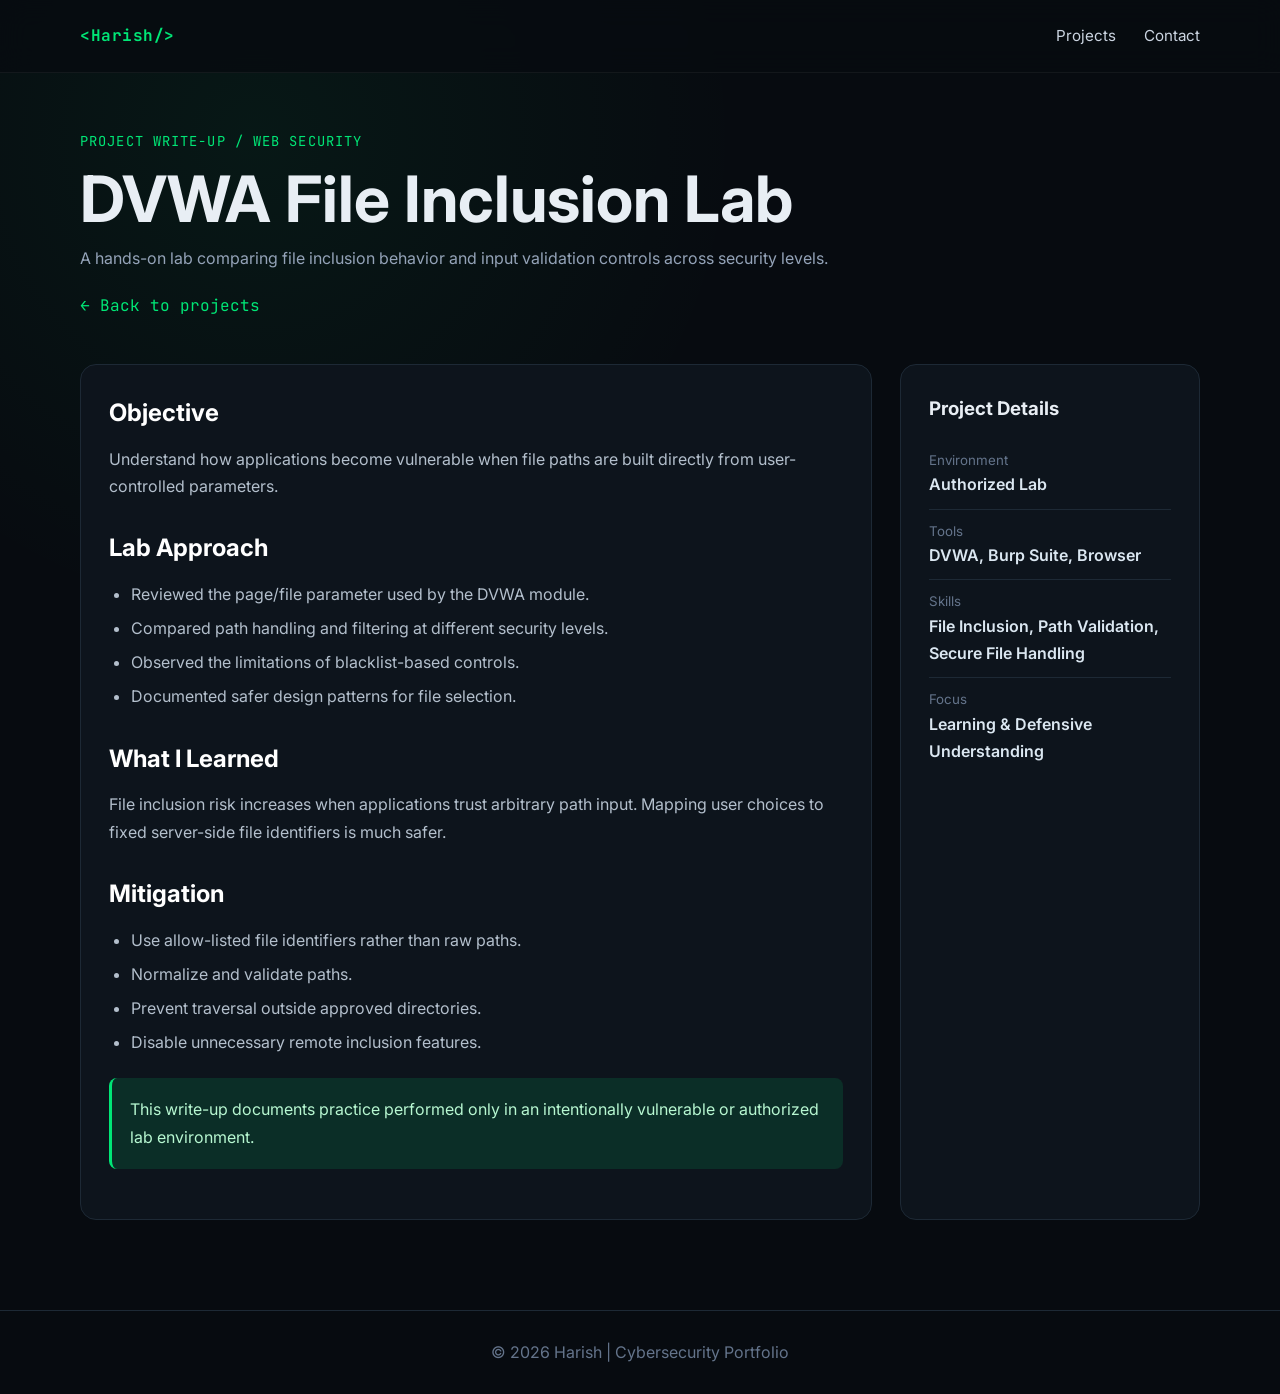
<file: dvwa-file-inclusion.html>
<!DOCTYPE html>
<html lang="en">
<head>
  <meta charset="UTF-8" />
  <meta name="viewport" content="width=device-width, initial-scale=1.0" />
  <title>DVWA File Inclusion Lab | Harish Cybersecurity Portfolio</title>
  <link rel="stylesheet" href="style.css" />
</head>
<body>
  <header class="site-header">
    <nav class="navbar container">
      <a href="index.html" class="logo">&lt;Harish/&gt;</a>
      <ul class="nav-links">
        <li><a href="index.html#projects">Projects</a></li>
        <li><a href="index.html#contact">Contact</a></li>
      </ul>
    </nav>
  </header>

  <main>
    <section class="writeup-hero">
      <div class="container">
        <p class="section-kicker">PROJECT WRITE-UP / WEB SECURITY</p>
        <h1>DVWA File Inclusion Lab</h1>
        <p class="writeup-subtitle">A hands-on lab comparing file inclusion behavior and input validation controls across security levels.</p>
        <a href="index.html#projects" class="back-link">← Back to projects</a>
      </div>
    </section>

    <section class="container writeup-layout">
      <article class="writeup-content">
        <h2>Objective</h2>
<p>Understand how applications become vulnerable when file paths are built directly from user-controlled parameters.</p>
<h2>Lab Approach</h2>
<ul><li>Reviewed the page/file parameter used by the DVWA module.</li><li>Compared path handling and filtering at different security levels.</li><li>Observed the limitations of blacklist-based controls.</li><li>Documented safer design patterns for file selection.</li></ul>
<h2>What I Learned</h2>
<p>File inclusion risk increases when applications trust arbitrary path input. Mapping user choices to fixed server-side file identifiers is much safer.</p>
<h2>Mitigation</h2>
<ul><li>Use allow-listed file identifiers rather than raw paths.</li><li>Normalize and validate paths.</li><li>Prevent traversal outside approved directories.</li><li>Disable unnecessary remote inclusion features.</li></ul>
        <div class="callout">
          This write-up documents practice performed only in an intentionally vulnerable or authorized lab environment.
        </div>
      </article>

      <aside class="writeup-side">
        <h3>Project Details</h3>
        <div class="meta-row"><small>Environment</small><strong>Authorized Lab</strong></div>
        <div class="meta-row"><small>Tools</small><strong>DVWA, Burp Suite, Browser</strong></div>
        <div class="meta-row"><small>Skills</small><strong>File Inclusion, Path Validation, Secure File Handling</strong></div>
        <div class="meta-row"><small>Focus</small><strong>Learning & Defensive Understanding</strong></div>
      </aside>
    </section>
  </main>

  <footer><div class="container"><p>© 2026 Harish | Cybersecurity Portfolio</p></div></footer>
</body>
</html>
</file>
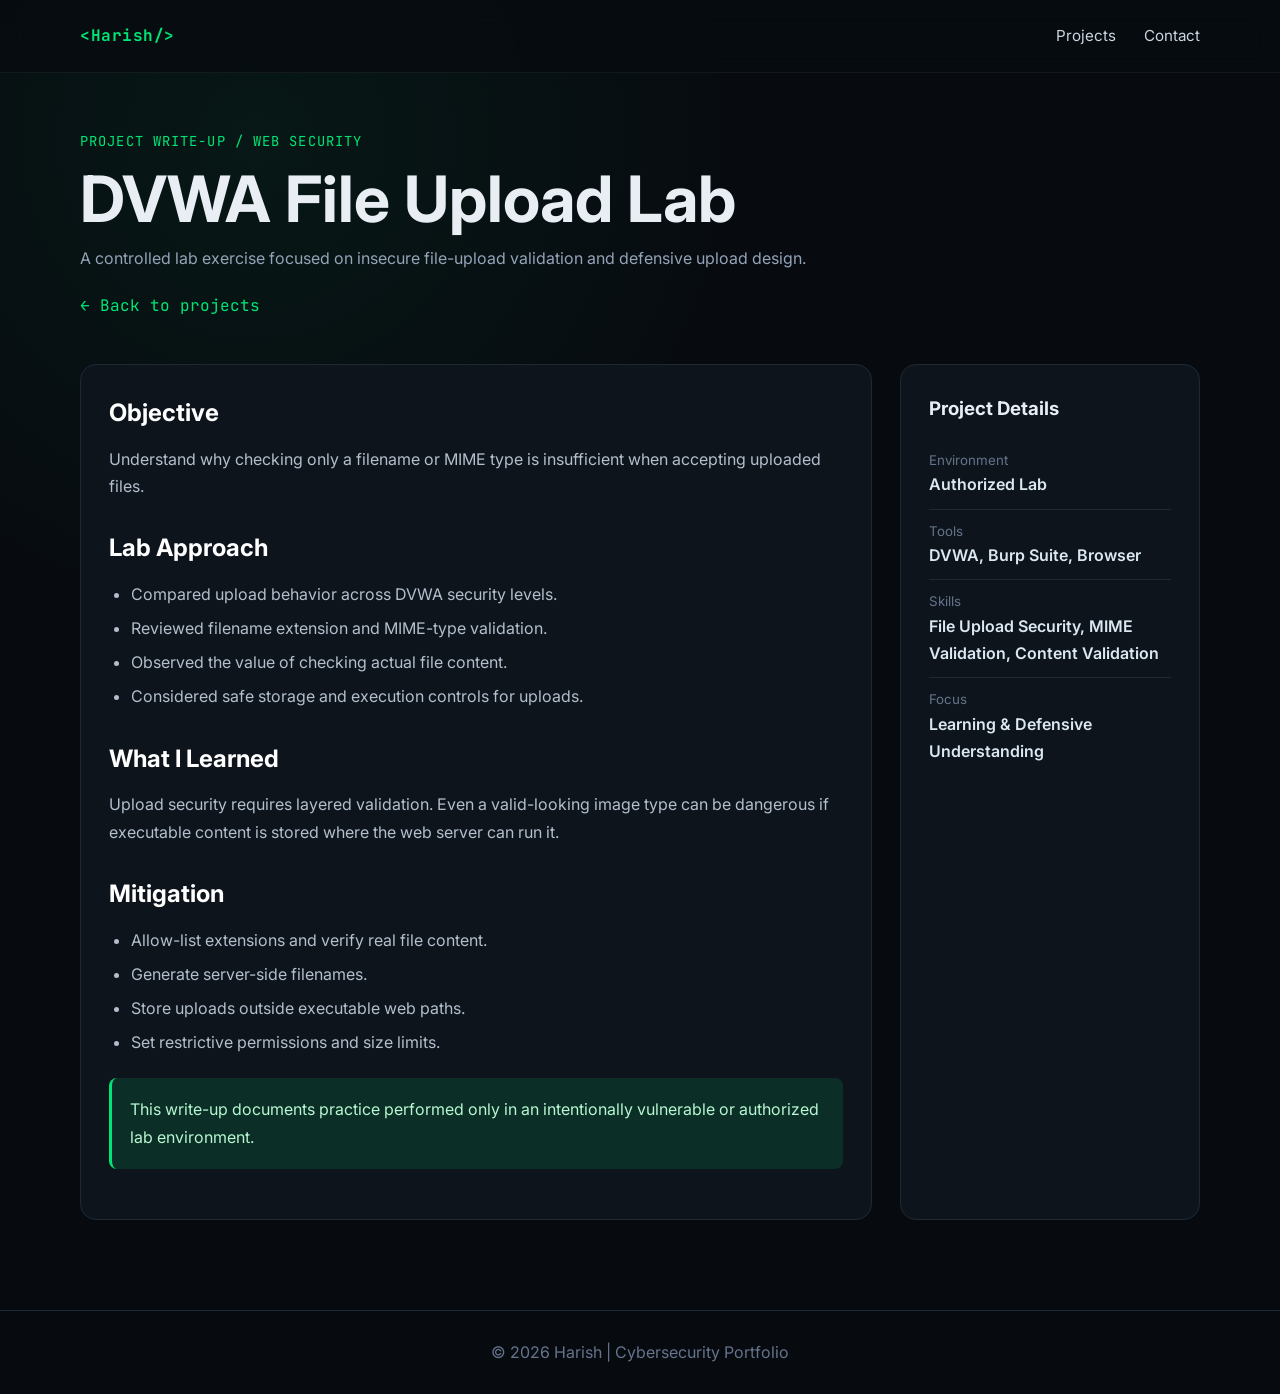
<file: dvwa-file-upload.html>
<!DOCTYPE html>
<html lang="en">
<head>
  <meta charset="UTF-8" />
  <meta name="viewport" content="width=device-width, initial-scale=1.0" />
  <title>DVWA File Upload Lab | Harish Cybersecurity Portfolio</title>
  <link rel="stylesheet" href="style.css" />
</head>
<body>
  <header class="site-header">
    <nav class="navbar container">
      <a href="index.html" class="logo">&lt;Harish/&gt;</a>
      <ul class="nav-links">
        <li><a href="index.html#projects">Projects</a></li>
        <li><a href="index.html#contact">Contact</a></li>
      </ul>
    </nav>
  </header>

  <main>
    <section class="writeup-hero">
      <div class="container">
        <p class="section-kicker">PROJECT WRITE-UP / WEB SECURITY</p>
        <h1>DVWA File Upload Lab</h1>
        <p class="writeup-subtitle">A controlled lab exercise focused on insecure file-upload validation and defensive upload design.</p>
        <a href="index.html#projects" class="back-link">← Back to projects</a>
      </div>
    </section>

    <section class="container writeup-layout">
      <article class="writeup-content">
        <h2>Objective</h2>
<p>Understand why checking only a filename or MIME type is insufficient when accepting uploaded files.</p>
<h2>Lab Approach</h2>
<ul><li>Compared upload behavior across DVWA security levels.</li><li>Reviewed filename extension and MIME-type validation.</li><li>Observed the value of checking actual file content.</li><li>Considered safe storage and execution controls for uploads.</li></ul>
<h2>What I Learned</h2>
<p>Upload security requires layered validation. Even a valid-looking image type can be dangerous if executable content is stored where the web server can run it.</p>
<h2>Mitigation</h2>
<ul><li>Allow-list extensions and verify real file content.</li><li>Generate server-side filenames.</li><li>Store uploads outside executable web paths.</li><li>Set restrictive permissions and size limits.</li></ul>
        <div class="callout">
          This write-up documents practice performed only in an intentionally vulnerable or authorized lab environment.
        </div>
      </article>

      <aside class="writeup-side">
        <h3>Project Details</h3>
        <div class="meta-row"><small>Environment</small><strong>Authorized Lab</strong></div>
        <div class="meta-row"><small>Tools</small><strong>DVWA, Burp Suite, Browser</strong></div>
        <div class="meta-row"><small>Skills</small><strong>File Upload Security, MIME Validation, Content Validation</strong></div>
        <div class="meta-row"><small>Focus</small><strong>Learning & Defensive Understanding</strong></div>
      </aside>
    </section>
  </main>

  <footer><div class="container"><p>© 2026 Harish | Cybersecurity Portfolio</p></div></footer>
</body>
</html>
</file>
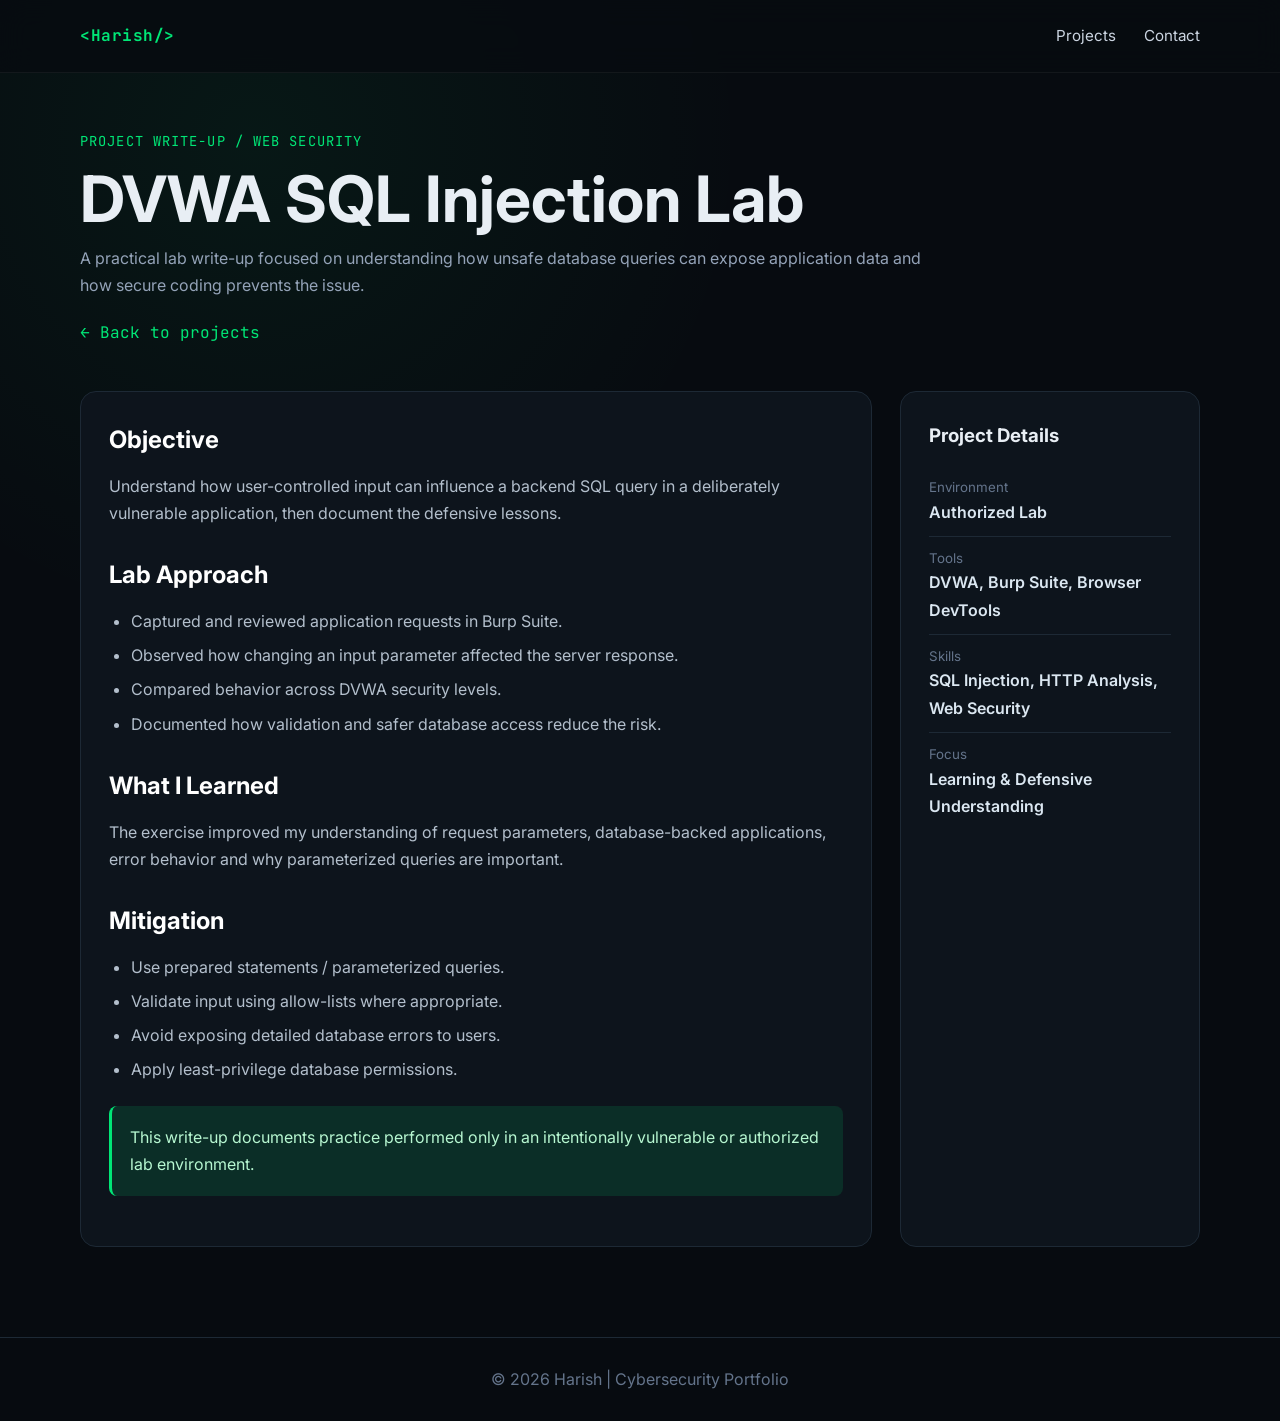
<file: dvwa-sql-injection.html>
<!DOCTYPE html>
<html lang="en">
<head>
  <meta charset="UTF-8" />
  <meta name="viewport" content="width=device-width, initial-scale=1.0" />
  <title>DVWA SQL Injection Lab | Harish Cybersecurity Portfolio</title>
  <link rel="stylesheet" href="style.css" />
</head>
<body>
  <header class="site-header">
    <nav class="navbar container">
      <a href="index.html" class="logo">&lt;Harish/&gt;</a>
      <ul class="nav-links">
        <li><a href="index.html#projects">Projects</a></li>
        <li><a href="index.html#contact">Contact</a></li>
      </ul>
    </nav>
  </header>

  <main>
    <section class="writeup-hero">
      <div class="container">
        <p class="section-kicker">PROJECT WRITE-UP / WEB SECURITY</p>
        <h1>DVWA SQL Injection Lab</h1>
        <p class="writeup-subtitle">A practical lab write-up focused on understanding how unsafe database queries can expose application data and how secure coding prevents the issue.</p>
        <a href="index.html#projects" class="back-link">← Back to projects</a>
      </div>
    </section>

    <section class="container writeup-layout">
      <article class="writeup-content">
        <h2>Objective</h2>
<p>Understand how user-controlled input can influence a backend SQL query in a deliberately vulnerable application, then document the defensive lessons.</p>
<h2>Lab Approach</h2>
<ul><li>Captured and reviewed application requests in Burp Suite.</li><li>Observed how changing an input parameter affected the server response.</li><li>Compared behavior across DVWA security levels.</li><li>Documented how validation and safer database access reduce the risk.</li></ul>
<h2>What I Learned</h2>
<p>The exercise improved my understanding of request parameters, database-backed applications, error behavior and why parameterized queries are important.</p>
<h2>Mitigation</h2>
<ul><li>Use prepared statements / parameterized queries.</li><li>Validate input using allow-lists where appropriate.</li><li>Avoid exposing detailed database errors to users.</li><li>Apply least-privilege database permissions.</li></ul>
        <div class="callout">
          This write-up documents practice performed only in an intentionally vulnerable or authorized lab environment.
        </div>
      </article>

      <aside class="writeup-side">
        <h3>Project Details</h3>
        <div class="meta-row"><small>Environment</small><strong>Authorized Lab</strong></div>
        <div class="meta-row"><small>Tools</small><strong>DVWA, Burp Suite, Browser DevTools</strong></div>
        <div class="meta-row"><small>Skills</small><strong>SQL Injection, HTTP Analysis, Web Security</strong></div>
        <div class="meta-row"><small>Focus</small><strong>Learning & Defensive Understanding</strong></div>
      </aside>
    </section>
  </main>

  <footer><div class="container"><p>© 2026 Harish | Cybersecurity Portfolio</p></div></footer>
</body>
</html>
</file>
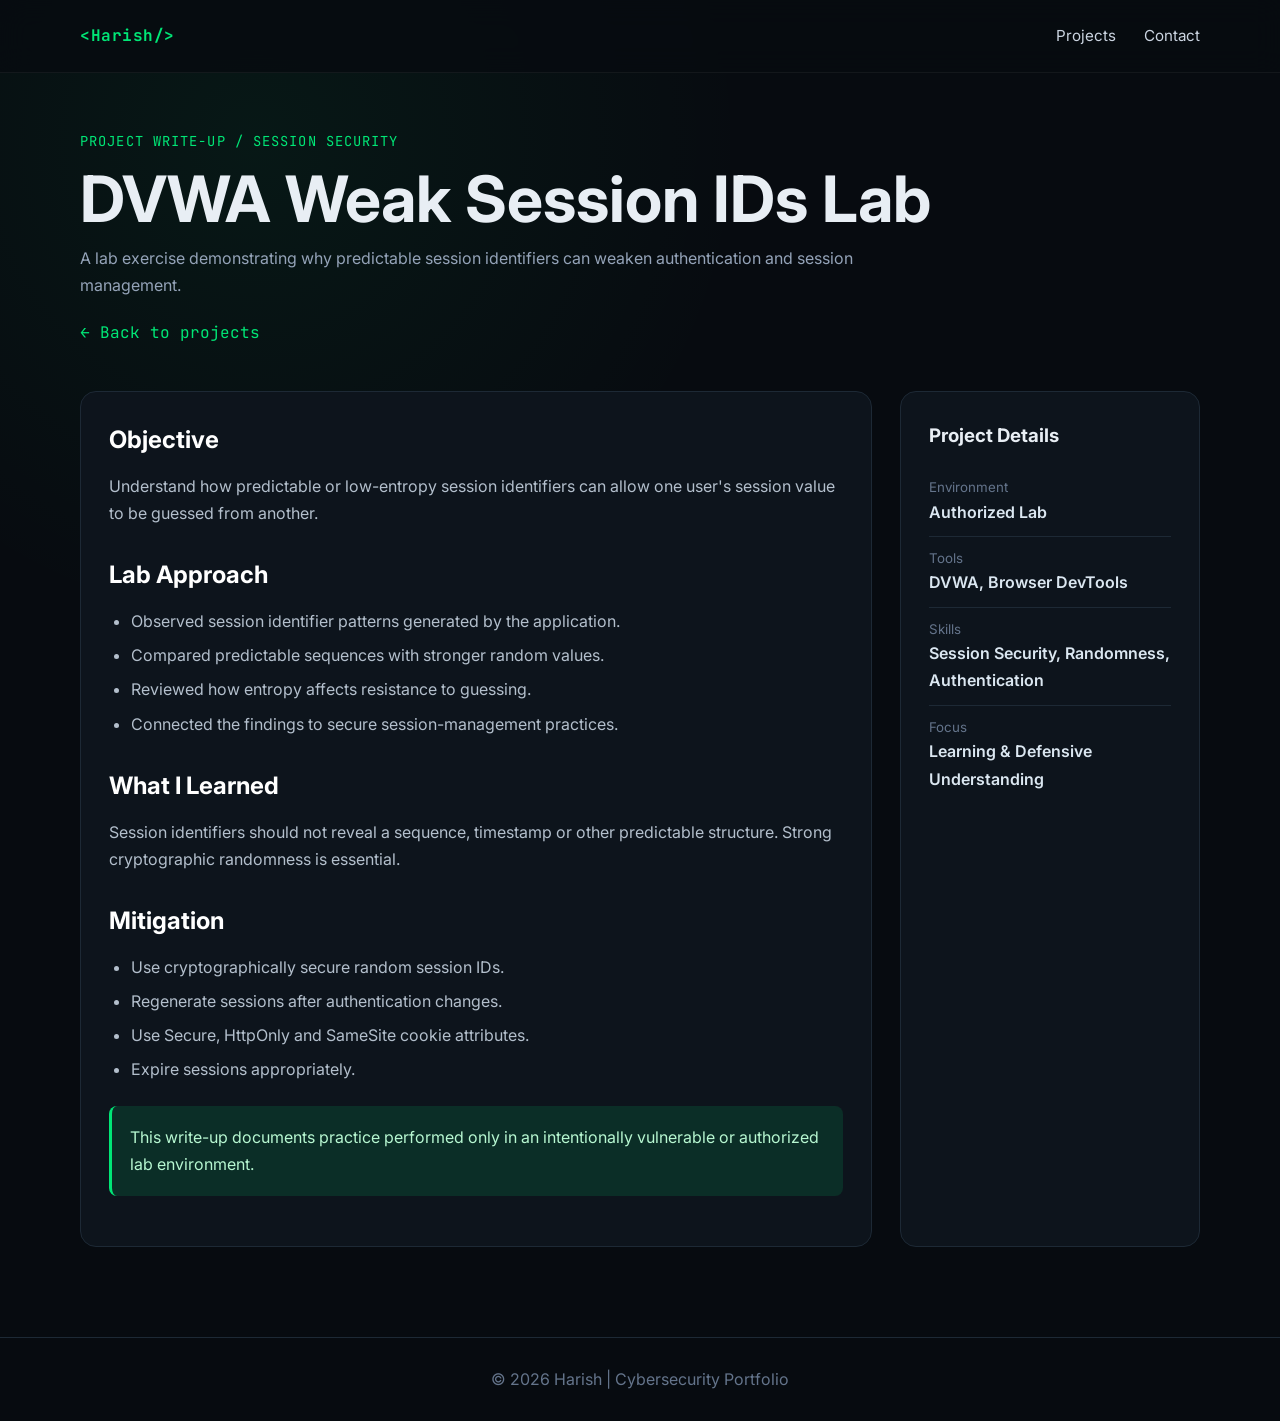
<file: dvwa-weak-session-ids.html>
<!DOCTYPE html>
<html lang="en">
<head>
  <meta charset="UTF-8" />
  <meta name="viewport" content="width=device-width, initial-scale=1.0" />
  <title>DVWA Weak Session IDs Lab | Harish Cybersecurity Portfolio</title>
  <link rel="stylesheet" href="style.css" />
</head>
<body>
  <header class="site-header">
    <nav class="navbar container">
      <a href="index.html" class="logo">&lt;Harish/&gt;</a>
      <ul class="nav-links">
        <li><a href="index.html#projects">Projects</a></li>
        <li><a href="index.html#contact">Contact</a></li>
      </ul>
    </nav>
  </header>

  <main>
    <section class="writeup-hero">
      <div class="container">
        <p class="section-kicker">PROJECT WRITE-UP / SESSION SECURITY</p>
        <h1>DVWA Weak Session IDs Lab</h1>
        <p class="writeup-subtitle">A lab exercise demonstrating why predictable session identifiers can weaken authentication and session management.</p>
        <a href="index.html#projects" class="back-link">← Back to projects</a>
      </div>
    </section>

    <section class="container writeup-layout">
      <article class="writeup-content">
        <h2>Objective</h2>
<p>Understand how predictable or low-entropy session identifiers can allow one user's session value to be guessed from another.</p>
<h2>Lab Approach</h2>
<ul><li>Observed session identifier patterns generated by the application.</li><li>Compared predictable sequences with stronger random values.</li><li>Reviewed how entropy affects resistance to guessing.</li><li>Connected the findings to secure session-management practices.</li></ul>
<h2>What I Learned</h2>
<p>Session identifiers should not reveal a sequence, timestamp or other predictable structure. Strong cryptographic randomness is essential.</p>
<h2>Mitigation</h2>
<ul><li>Use cryptographically secure random session IDs.</li><li>Regenerate sessions after authentication changes.</li><li>Use Secure, HttpOnly and SameSite cookie attributes.</li><li>Expire sessions appropriately.</li></ul>
        <div class="callout">
          This write-up documents practice performed only in an intentionally vulnerable or authorized lab environment.
        </div>
      </article>

      <aside class="writeup-side">
        <h3>Project Details</h3>
        <div class="meta-row"><small>Environment</small><strong>Authorized Lab</strong></div>
        <div class="meta-row"><small>Tools</small><strong>DVWA, Browser DevTools</strong></div>
        <div class="meta-row"><small>Skills</small><strong>Session Security, Randomness, Authentication</strong></div>
        <div class="meta-row"><small>Focus</small><strong>Learning & Defensive Understanding</strong></div>
      </aside>
    </section>
  </main>

  <footer><div class="container"><p>© 2026 Harish | Cybersecurity Portfolio</p></div></footer>
</body>
</html>
</file>
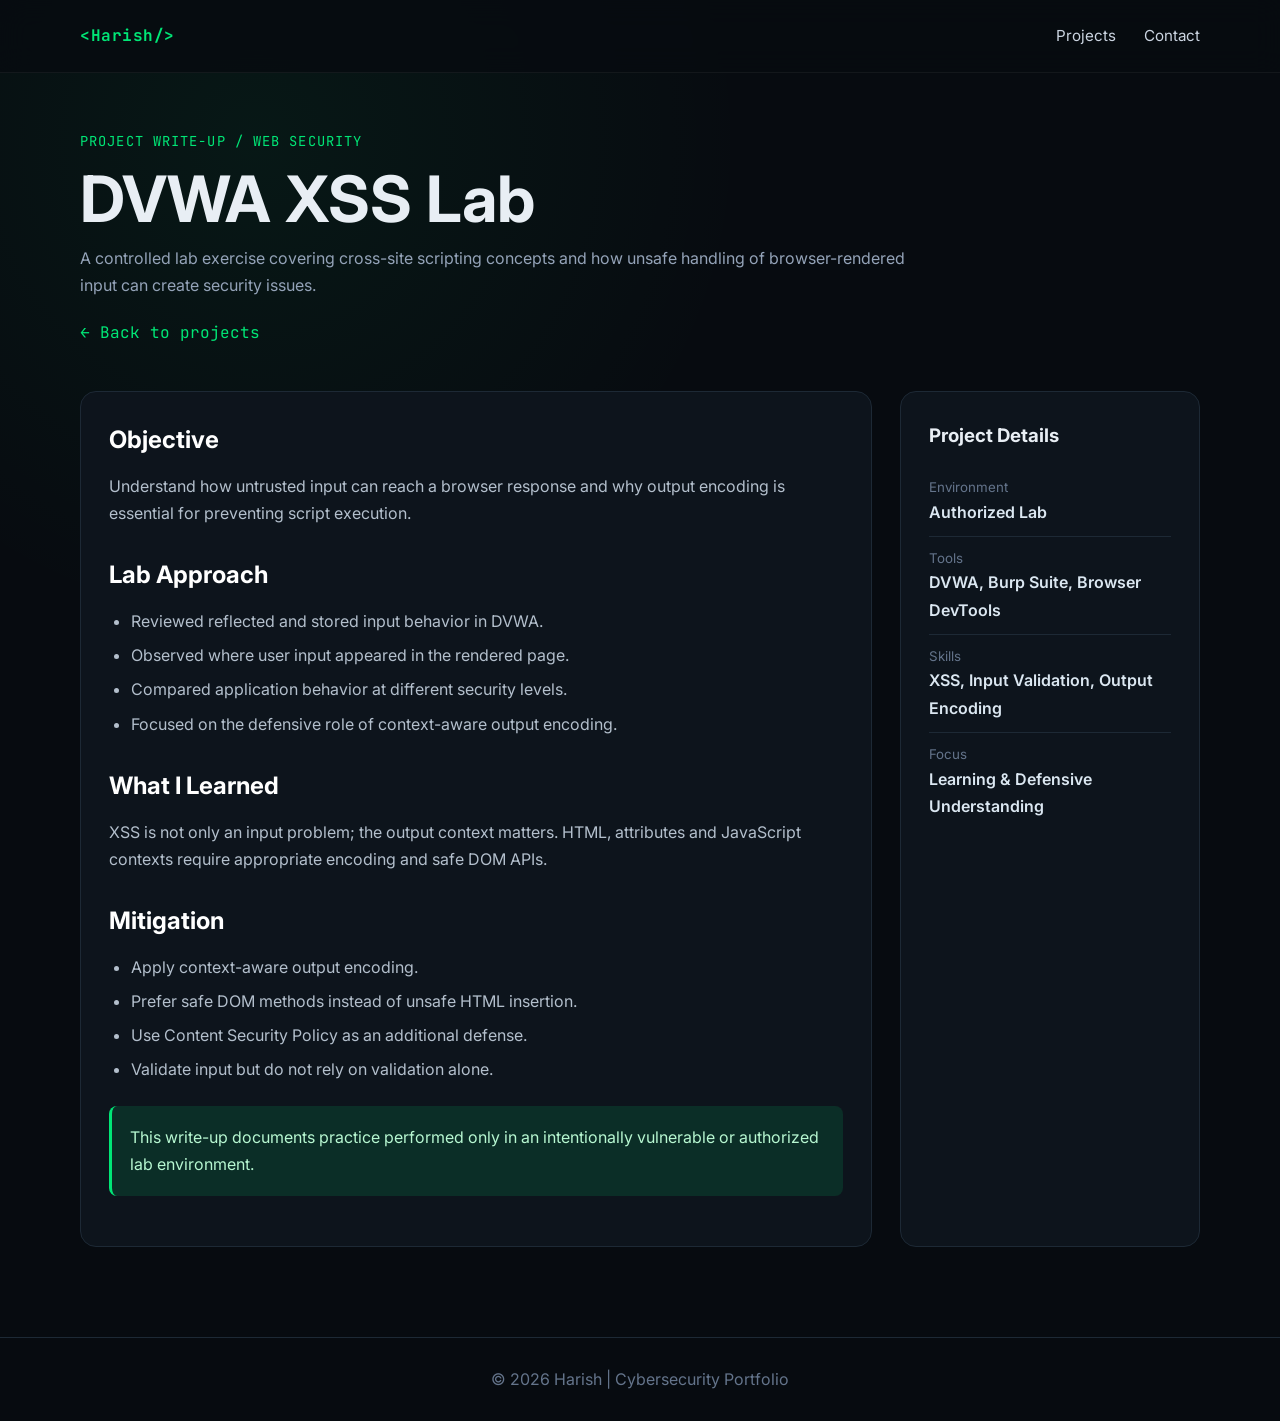
<file: dvwa-xss.html>
<!DOCTYPE html>
<html lang="en">
<head>
  <meta charset="UTF-8" />
  <meta name="viewport" content="width=device-width, initial-scale=1.0" />
  <title>DVWA XSS Lab | Harish Cybersecurity Portfolio</title>
  <link rel="stylesheet" href="style.css" />
</head>
<body>
  <header class="site-header">
    <nav class="navbar container">
      <a href="index.html" class="logo">&lt;Harish/&gt;</a>
      <ul class="nav-links">
        <li><a href="index.html#projects">Projects</a></li>
        <li><a href="index.html#contact">Contact</a></li>
      </ul>
    </nav>
  </header>

  <main>
    <section class="writeup-hero">
      <div class="container">
        <p class="section-kicker">PROJECT WRITE-UP / WEB SECURITY</p>
        <h1>DVWA XSS Lab</h1>
        <p class="writeup-subtitle">A controlled lab exercise covering cross-site scripting concepts and how unsafe handling of browser-rendered input can create security issues.</p>
        <a href="index.html#projects" class="back-link">← Back to projects</a>
      </div>
    </section>

    <section class="container writeup-layout">
      <article class="writeup-content">
        <h2>Objective</h2>
<p>Understand how untrusted input can reach a browser response and why output encoding is essential for preventing script execution.</p>
<h2>Lab Approach</h2>
<ul><li>Reviewed reflected and stored input behavior in DVWA.</li><li>Observed where user input appeared in the rendered page.</li><li>Compared application behavior at different security levels.</li><li>Focused on the defensive role of context-aware output encoding.</li></ul>
<h2>What I Learned</h2>
<p>XSS is not only an input problem; the output context matters. HTML, attributes and JavaScript contexts require appropriate encoding and safe DOM APIs.</p>
<h2>Mitigation</h2>
<ul><li>Apply context-aware output encoding.</li><li>Prefer safe DOM methods instead of unsafe HTML insertion.</li><li>Use Content Security Policy as an additional defense.</li><li>Validate input but do not rely on validation alone.</li></ul>
        <div class="callout">
          This write-up documents practice performed only in an intentionally vulnerable or authorized lab environment.
        </div>
      </article>

      <aside class="writeup-side">
        <h3>Project Details</h3>
        <div class="meta-row"><small>Environment</small><strong>Authorized Lab</strong></div>
        <div class="meta-row"><small>Tools</small><strong>DVWA, Burp Suite, Browser DevTools</strong></div>
        <div class="meta-row"><small>Skills</small><strong>XSS, Input Validation, Output Encoding</strong></div>
        <div class="meta-row"><small>Focus</small><strong>Learning & Defensive Understanding</strong></div>
      </aside>
    </section>
  </main>

  <footer><div class="container"><p>© 2026 Harish | Cybersecurity Portfolio</p></div></footer>
</body>
</html>
</file>
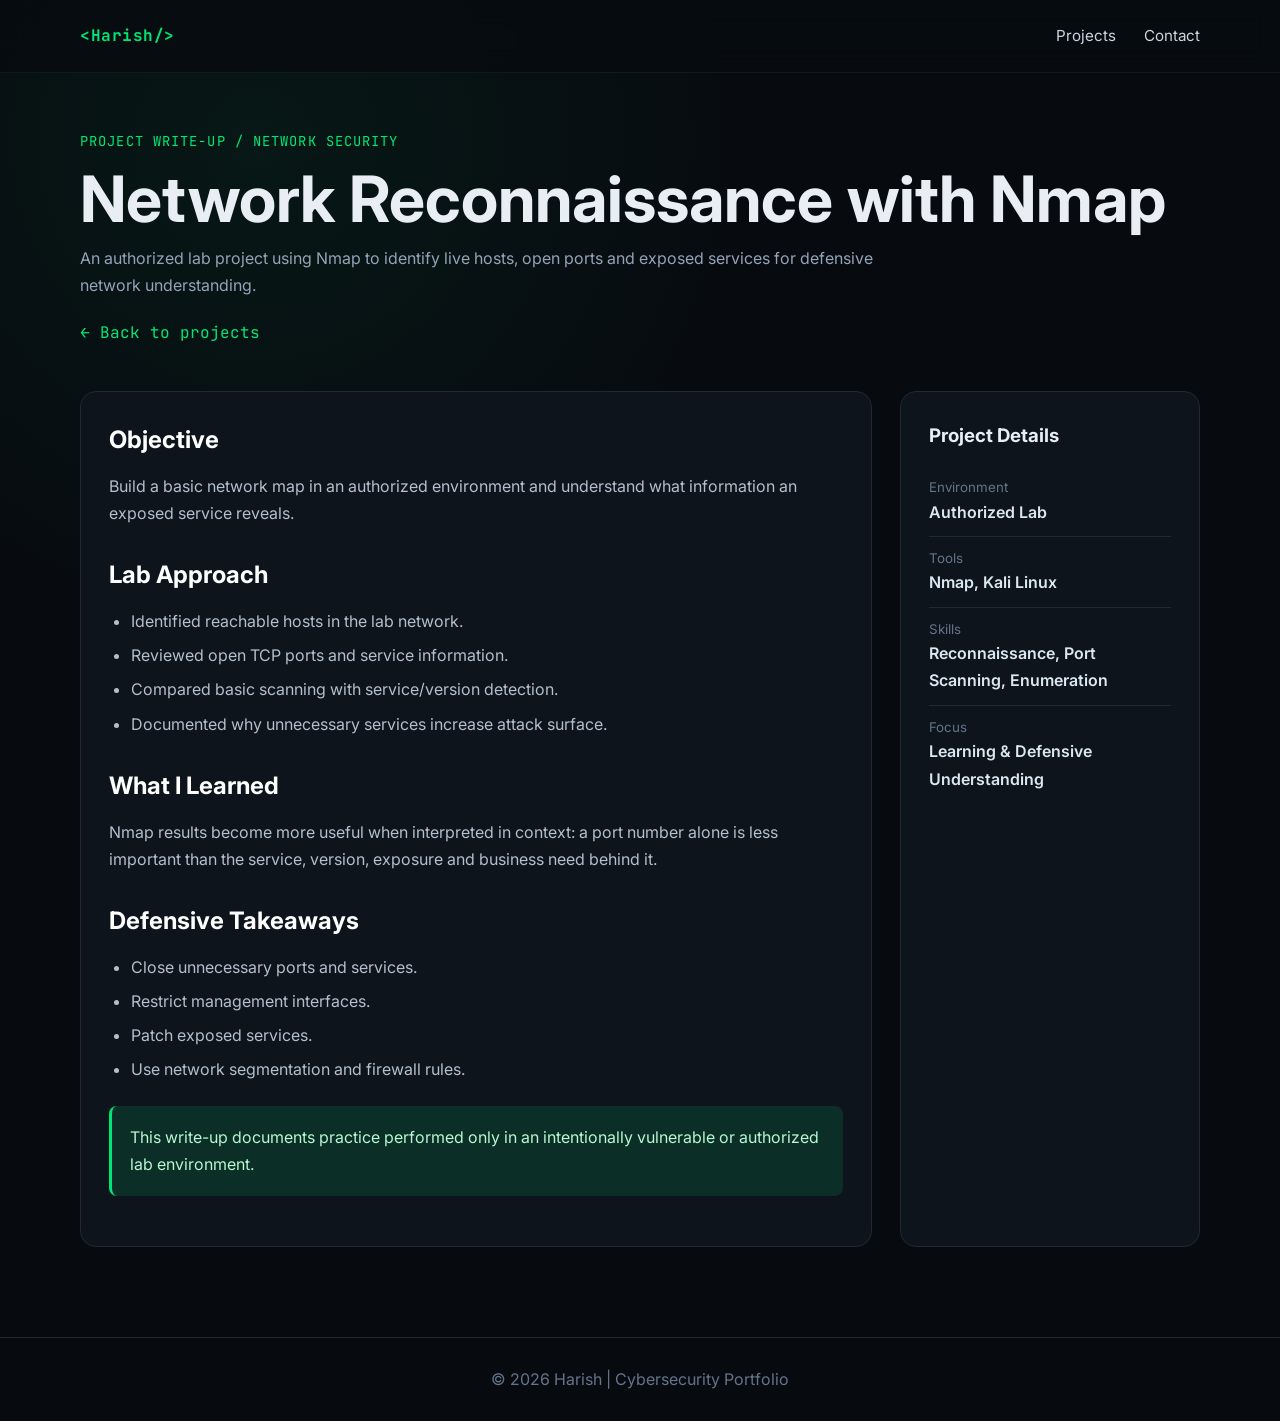
<file: nmap-recon.html>
<!DOCTYPE html>
<html lang="en">
<head>
  <meta charset="UTF-8" />
  <meta name="viewport" content="width=device-width, initial-scale=1.0" />
  <title>Network Reconnaissance with Nmap | Harish Cybersecurity Portfolio</title>
  <link rel="stylesheet" href="style.css" />
</head>
<body>
  <header class="site-header">
    <nav class="navbar container">
      <a href="index.html" class="logo">&lt;Harish/&gt;</a>
      <ul class="nav-links">
        <li><a href="index.html#projects">Projects</a></li>
        <li><a href="index.html#contact">Contact</a></li>
      </ul>
    </nav>
  </header>

  <main>
    <section class="writeup-hero">
      <div class="container">
        <p class="section-kicker">PROJECT WRITE-UP / NETWORK SECURITY</p>
        <h1>Network Reconnaissance with Nmap</h1>
        <p class="writeup-subtitle">An authorized lab project using Nmap to identify live hosts, open ports and exposed services for defensive network understanding.</p>
        <a href="index.html#projects" class="back-link">← Back to projects</a>
      </div>
    </section>

    <section class="container writeup-layout">
      <article class="writeup-content">
        <h2>Objective</h2>
<p>Build a basic network map in an authorized environment and understand what information an exposed service reveals.</p>
<h2>Lab Approach</h2>
<ul><li>Identified reachable hosts in the lab network.</li><li>Reviewed open TCP ports and service information.</li><li>Compared basic scanning with service/version detection.</li><li>Documented why unnecessary services increase attack surface.</li></ul>
<h2>What I Learned</h2>
<p>Nmap results become more useful when interpreted in context: a port number alone is less important than the service, version, exposure and business need behind it.</p>
<h2>Defensive Takeaways</h2>
<ul><li>Close unnecessary ports and services.</li><li>Restrict management interfaces.</li><li>Patch exposed services.</li><li>Use network segmentation and firewall rules.</li></ul>
        <div class="callout">
          This write-up documents practice performed only in an intentionally vulnerable or authorized lab environment.
        </div>
      </article>

      <aside class="writeup-side">
        <h3>Project Details</h3>
        <div class="meta-row"><small>Environment</small><strong>Authorized Lab</strong></div>
        <div class="meta-row"><small>Tools</small><strong>Nmap, Kali Linux</strong></div>
        <div class="meta-row"><small>Skills</small><strong>Reconnaissance, Port Scanning, Enumeration</strong></div>
        <div class="meta-row"><small>Focus</small><strong>Learning & Defensive Understanding</strong></div>
      </aside>
    </section>
  </main>

  <footer><div class="container"><p>© 2026 Harish | Cybersecurity Portfolio</p></div></footer>
</body>
</html>
</file>
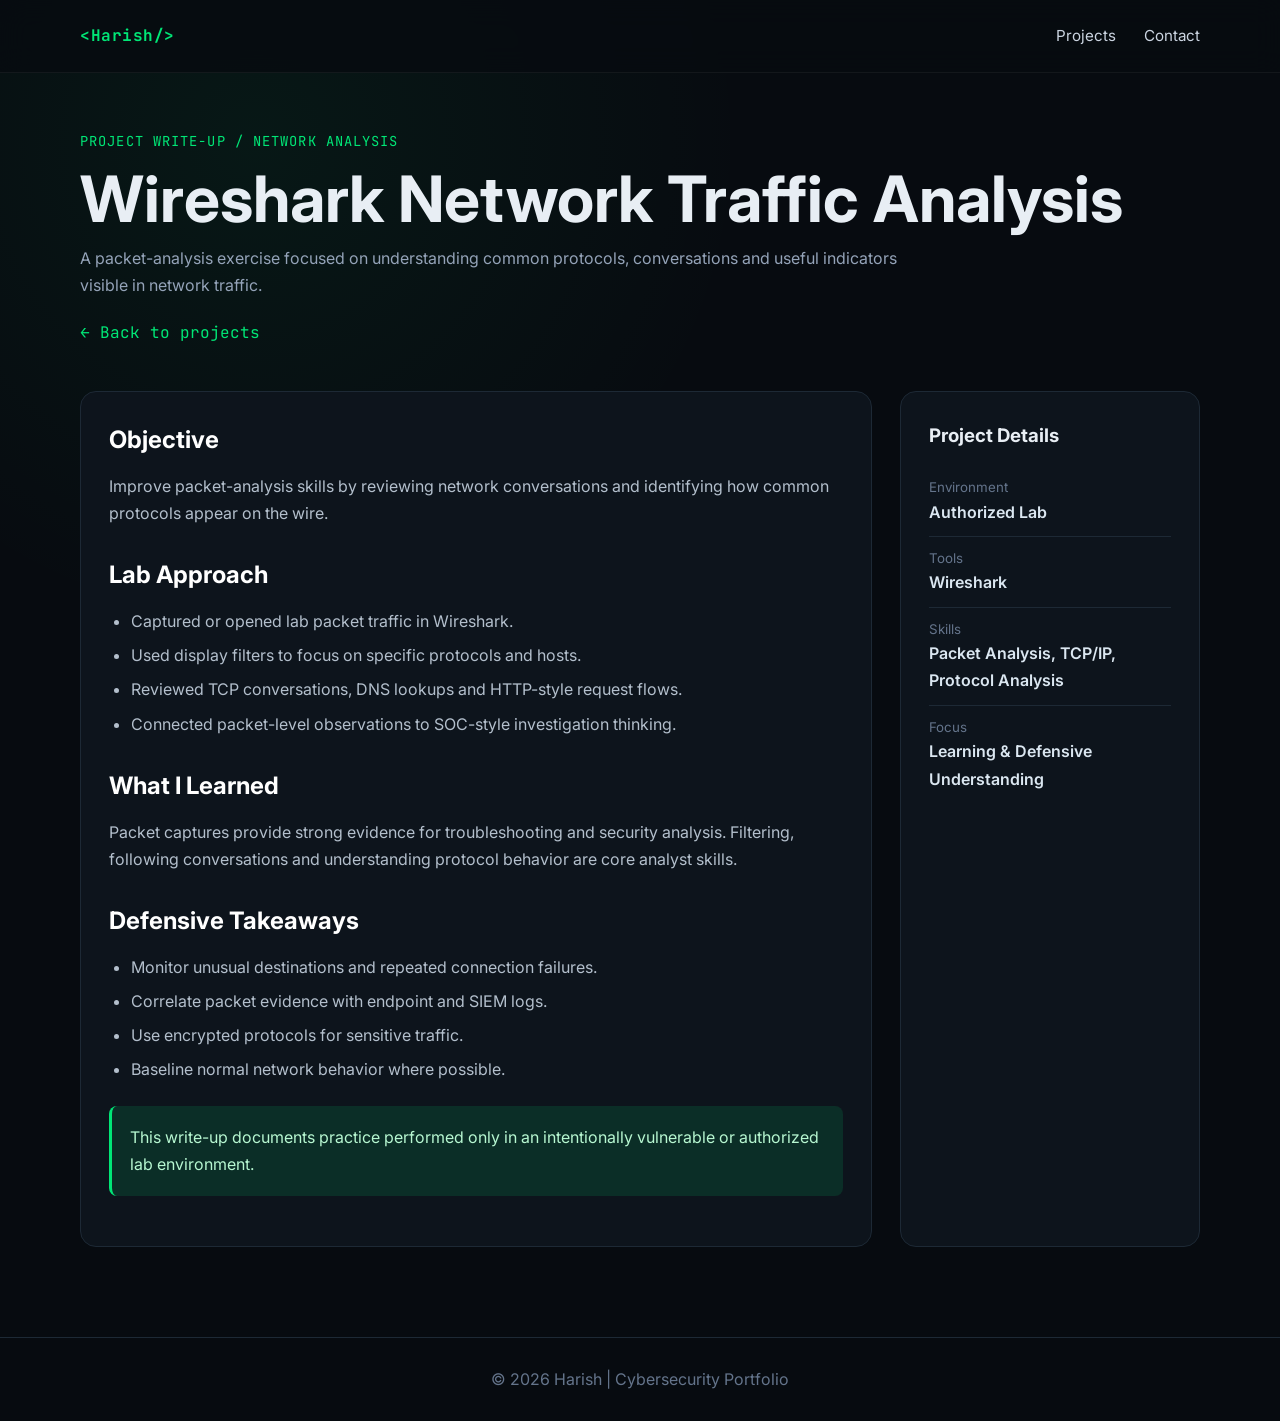
<file: wireshark-analysis.html>
<!DOCTYPE html>
<html lang="en">
<head>
  <meta charset="UTF-8" />
  <meta name="viewport" content="width=device-width, initial-scale=1.0" />
  <title>Wireshark Network Traffic Analysis | Harish Cybersecurity Portfolio</title>
  <link rel="stylesheet" href="style.css" />
</head>
<body>
  <header class="site-header">
    <nav class="navbar container">
      <a href="index.html" class="logo">&lt;Harish/&gt;</a>
      <ul class="nav-links">
        <li><a href="index.html#projects">Projects</a></li>
        <li><a href="index.html#contact">Contact</a></li>
      </ul>
    </nav>
  </header>

  <main>
    <section class="writeup-hero">
      <div class="container">
        <p class="section-kicker">PROJECT WRITE-UP / NETWORK ANALYSIS</p>
        <h1>Wireshark Network Traffic Analysis</h1>
        <p class="writeup-subtitle">A packet-analysis exercise focused on understanding common protocols, conversations and useful indicators visible in network traffic.</p>
        <a href="index.html#projects" class="back-link">← Back to projects</a>
      </div>
    </section>

    <section class="container writeup-layout">
      <article class="writeup-content">
        <h2>Objective</h2>
<p>Improve packet-analysis skills by reviewing network conversations and identifying how common protocols appear on the wire.</p>
<h2>Lab Approach</h2>
<ul><li>Captured or opened lab packet traffic in Wireshark.</li><li>Used display filters to focus on specific protocols and hosts.</li><li>Reviewed TCP conversations, DNS lookups and HTTP-style request flows.</li><li>Connected packet-level observations to SOC-style investigation thinking.</li></ul>
<h2>What I Learned</h2>
<p>Packet captures provide strong evidence for troubleshooting and security analysis. Filtering, following conversations and understanding protocol behavior are core analyst skills.</p>
<h2>Defensive Takeaways</h2>
<ul><li>Monitor unusual destinations and repeated connection failures.</li><li>Correlate packet evidence with endpoint and SIEM logs.</li><li>Use encrypted protocols for sensitive traffic.</li><li>Baseline normal network behavior where possible.</li></ul>
        <div class="callout">
          This write-up documents practice performed only in an intentionally vulnerable or authorized lab environment.
        </div>
      </article>

      <aside class="writeup-side">
        <h3>Project Details</h3>
        <div class="meta-row"><small>Environment</small><strong>Authorized Lab</strong></div>
        <div class="meta-row"><small>Tools</small><strong>Wireshark</strong></div>
        <div class="meta-row"><small>Skills</small><strong>Packet Analysis, TCP/IP, Protocol Analysis</strong></div>
        <div class="meta-row"><small>Focus</small><strong>Learning & Defensive Understanding</strong></div>
      </aside>
    </section>
  </main>

  <footer><div class="container"><p>© 2026 Harish | Cybersecurity Portfolio</p></div></footer>
</body>
</html>
</file>
<file: style.css>
@import url('https://fonts.googleapis.com/css2?family=Inter:wght@400;500;600;700;800&family=JetBrains+Mono:wght@400;600&display=swap');

:root{
  --bg:#070b10;
  --bg-soft:#0b1118;
  --panel:#101821;
  --panel-2:#0d141c;
  --text:#e8eef4;
  --muted:#94a3b8;
  --accent:#00e676;
  --accent-soft:rgba(0,230,118,.12);
  --line:#1d2935;
  --shadow:0 18px 60px rgba(0,0,0,.35);
}

*{margin:0;padding:0;box-sizing:border-box}
html{scroll-behavior:smooth}
body{
  font-family:Inter,system-ui,-apple-system,BlinkMacSystemFont,"Segoe UI",sans-serif;
  background:
    radial-gradient(circle at 20% 10%, rgba(0,230,118,.06), transparent 30%),
    var(--bg);
  color:var(--text);
  line-height:1.7;
}
a{color:inherit}
.container{width:min(1120px,92%);margin:auto}

.site-header{
  position:fixed;
  inset:0 0 auto 0;
  z-index:1000;
  background:rgba(7,11,16,.82);
  backdrop-filter:blur(14px);
  border-bottom:1px solid rgba(255,255,255,.05);
}
.navbar{
  min-height:72px;
  display:flex;
  align-items:center;
  justify-content:space-between;
  gap:24px;
}
.logo{
  text-decoration:none;
  color:var(--accent);
  font-family:"JetBrains Mono",monospace;
  font-weight:700;
  letter-spacing:.5px;
}
.nav-links{list-style:none;display:flex;align-items:center;gap:28px}
.nav-links a{text-decoration:none;color:#cbd5e1;font-size:.95rem;transition:.25s ease}
.nav-links a:hover{color:var(--accent)}
.menu-toggle{
  display:none;border:1px solid var(--line);background:var(--panel);color:var(--text);
  border-radius:8px;padding:8px 10px;font-size:1.2rem;
}

.hero{min-height:100vh;display:flex;align-items:center;padding:120px 0 70px}
.hero-grid{display:grid;grid-template-columns:1.15fr .85fr;gap:60px;align-items:center}
.profile-wrap{margin-bottom:22px}
.profile-photo{
  width:150px;height:150px;object-fit:cover;object-position:center top;border-radius:50%;
  border:3px solid var(--accent);box-shadow:0 0 28px rgba(0,230,118,.18);background:var(--panel);
}
.eyebrow,.section-kicker{
  font-family:"JetBrains Mono",monospace;color:var(--accent);letter-spacing:.08em;font-size:.86rem;
}
.hero h1{font-size:clamp(3.3rem,8vw,6.5rem);line-height:.95;margin:14px 0 16px;letter-spacing:-.05em}
.hero h2{color:#cbd5e1;font-size:clamp(1.25rem,3vw,2rem);font-weight:600;margin-bottom:22px}
.hero-text{max-width:720px;color:var(--muted);font-size:1.08rem}
.hero-actions,.contact-actions{display:flex;gap:14px;flex-wrap:wrap;margin-top:30px}
.btn{
  display:inline-flex;align-items:center;justify-content:center;min-height:46px;padding:0 20px;
  border:1px solid rgba(0,230,118,.65);border-radius:10px;color:var(--accent);
  text-decoration:none;font-weight:600;transition:.25s ease;
}
.btn:hover{transform:translateY(-2px);box-shadow:0 0 24px rgba(0,230,118,.16)}
.btn-primary{background:var(--accent);color:#031108;border-color:var(--accent)}
.quick-tags{display:flex;gap:9px;flex-wrap:wrap;margin-top:28px}
.quick-tags span,.chips span{
  font-family:"JetBrains Mono",monospace;font-size:.78rem;padding:6px 10px;border-radius:999px;
  border:1px solid rgba(0,230,118,.25);background:var(--accent-soft);color:#9df6c3;
}

.terminal-card{
  background:linear-gradient(180deg,#0d141b,#080d12);border:1px solid var(--line);
  border-radius:16px;overflow:hidden;box-shadow:var(--shadow);
}
.terminal-top{display:flex;align-items:center;gap:7px;padding:12px 14px;background:#111923;border-bottom:1px solid var(--line)}
.terminal-top span{width:10px;height:10px;border-radius:50%;background:#334155}
.terminal-top small{margin-left:auto;color:#64748b;font-family:"JetBrains Mono",monospace}
.terminal-body{padding:28px;font-family:"JetBrains Mono",monospace;font-size:.91rem}
.terminal-body p{margin:10px 0}
.terminal-body b{color:var(--accent)}
.terminal-output{color:#94a3b8;padding-left:16px}
.terminal-success{color:var(--accent);padding-left:16px}

.section{padding:96px 0}
.section-alt{background:rgba(255,255,255,.015)}
.section-title{font-size:clamp(2rem,5vw,3.25rem);margin:8px 0 42px;letter-spacing:-.03em}
.section-title span{color:var(--accent)}

.about-card{
  max-width:900px;background:var(--panel-2);border:1px solid var(--line);
  border-radius:16px;padding:30px;
}
.about-card p{color:#b3bfcc}
.about-card p+p{margin-top:18px}

.card-grid,.project-grid{display:grid;grid-template-columns:repeat(2,minmax(0,1fr));gap:20px}
.skill-card,.project-card{
  background:linear-gradient(180deg,var(--panel),var(--panel-2));border:1px solid var(--line);
  border-radius:16px;padding:26px;transition:.25s ease;
}
.skill-card:hover,.project-card:hover{
  transform:translateY(-5px);border-color:rgba(0,230,118,.6);
  box-shadow:0 10px 30px rgba(0,230,118,.07);
}
.project-link{text-decoration:none;display:block}
.project-link .project-card{height:100%}
.project-link:hover .project-card{transform:translateY(-5px);border-color:rgba(0,230,118,.6);box-shadow:0 10px 30px rgba(0,230,118,.07)}
.project-link .read-more{display:inline-block;margin-top:18px;color:var(--accent);font-family:"JetBrains Mono",monospace;font-size:.85rem}
.skill-card h3,.project-card h3{color:#fff;margin-bottom:14px}
.skill-card ul{list-style:none}
.skill-card li{color:var(--muted);margin:8px 0}
.skill-card li::before{content:"> ";color:var(--accent);font-family:"JetBrains Mono",monospace}
.project-number{color:var(--accent);font-family:"JetBrains Mono",monospace;font-size:.82rem;margin-bottom:12px}
.project-card p{color:var(--muted)}
.chips{display:flex;gap:8px;flex-wrap:wrap;margin-top:20px}

.lab-list{display:grid;grid-template-columns:repeat(3,minmax(0,1fr));gap:14px}
.lab-list div{padding:16px 18px;border:1px solid var(--line);background:var(--panel-2);border-radius:12px;color:#cbd5e1}
.lab-list div::before{content:"✓ ";color:var(--accent);font-weight:700}
.lab-note{margin-top:24px;color:#7f8ea0;max-width:900px;font-size:.93rem}

.contact-wrap{text-align:center}
.contact-wrap .section-kicker,.contact-wrap .section-title{text-align:center}
.contact-text{color:var(--muted)}
.contact-actions{justify-content:center}
.edit-note{margin-top:22px;color:#64748b;font-size:.85rem}

footer{padding:28px 0;border-top:1px solid var(--line);text-align:center;color:#64748b}

/* Write-up pages */
.writeup-hero{padding:130px 0 45px}
.writeup-hero h1{font-size:clamp(2.2rem,6vw,4rem);line-height:1.05;margin:12px 0}
.writeup-subtitle{color:var(--muted);max-width:850px}
.writeup-layout{display:grid;grid-template-columns:1fr 300px;gap:28px;padding-bottom:90px}
.writeup-content,.writeup-side{
  background:var(--panel-2);border:1px solid var(--line);border-radius:16px;padding:28px;
}
.writeup-content h2{margin:28px 0 12px;color:#fff}
.writeup-content h2:first-child{margin-top:0}
.writeup-content p,.writeup-content li{color:#b3bfcc}
.writeup-content ul{padding-left:22px}
.writeup-content li{margin:7px 0}
.writeup-side h3{margin-bottom:14px}
.meta-row{padding:10px 0;border-bottom:1px solid var(--line)}
.meta-row:last-child{border-bottom:0}
.meta-row small{display:block;color:#64748b}
.meta-row strong{color:#dbe7f1;font-weight:600}
.callout{
  margin:22px 0;padding:18px;border-left:3px solid var(--accent);
  background:var(--accent-soft);border-radius:8px;color:#b7f7d1;
}
.back-link{display:inline-flex;margin-top:20px;text-decoration:none;color:var(--accent);font-family:"JetBrains Mono",monospace}

@media (max-width:860px){
  .hero-grid{grid-template-columns:1fr}
  .terminal-card{max-width:680px}
  .card-grid,.project-grid{grid-template-columns:1fr}
  .lab-list{grid-template-columns:repeat(2,minmax(0,1fr))}
  .writeup-layout{grid-template-columns:1fr}
  .menu-toggle{display:block}
  .nav-links{
    position:absolute;top:72px;right:4%;width:min(280px,92vw);display:none;
    flex-direction:column;align-items:stretch;gap:0;background:#0b1118;border:1px solid var(--line);
    border-radius:12px;padding:10px;box-shadow:var(--shadow);
  }
  .nav-links.open{display:flex}
  .nav-links a{display:block;padding:11px 12px;border-radius:8px}
  .nav-links a:hover{background:var(--accent-soft)}
}
@media (max-width:560px){
  .hero{padding-top:105px}
  .hero-actions,.contact-actions{flex-direction:column}
  .btn{width:100%}
  .lab-list{grid-template-columns:1fr}
  .section{padding:74px 0}
}
</file>
